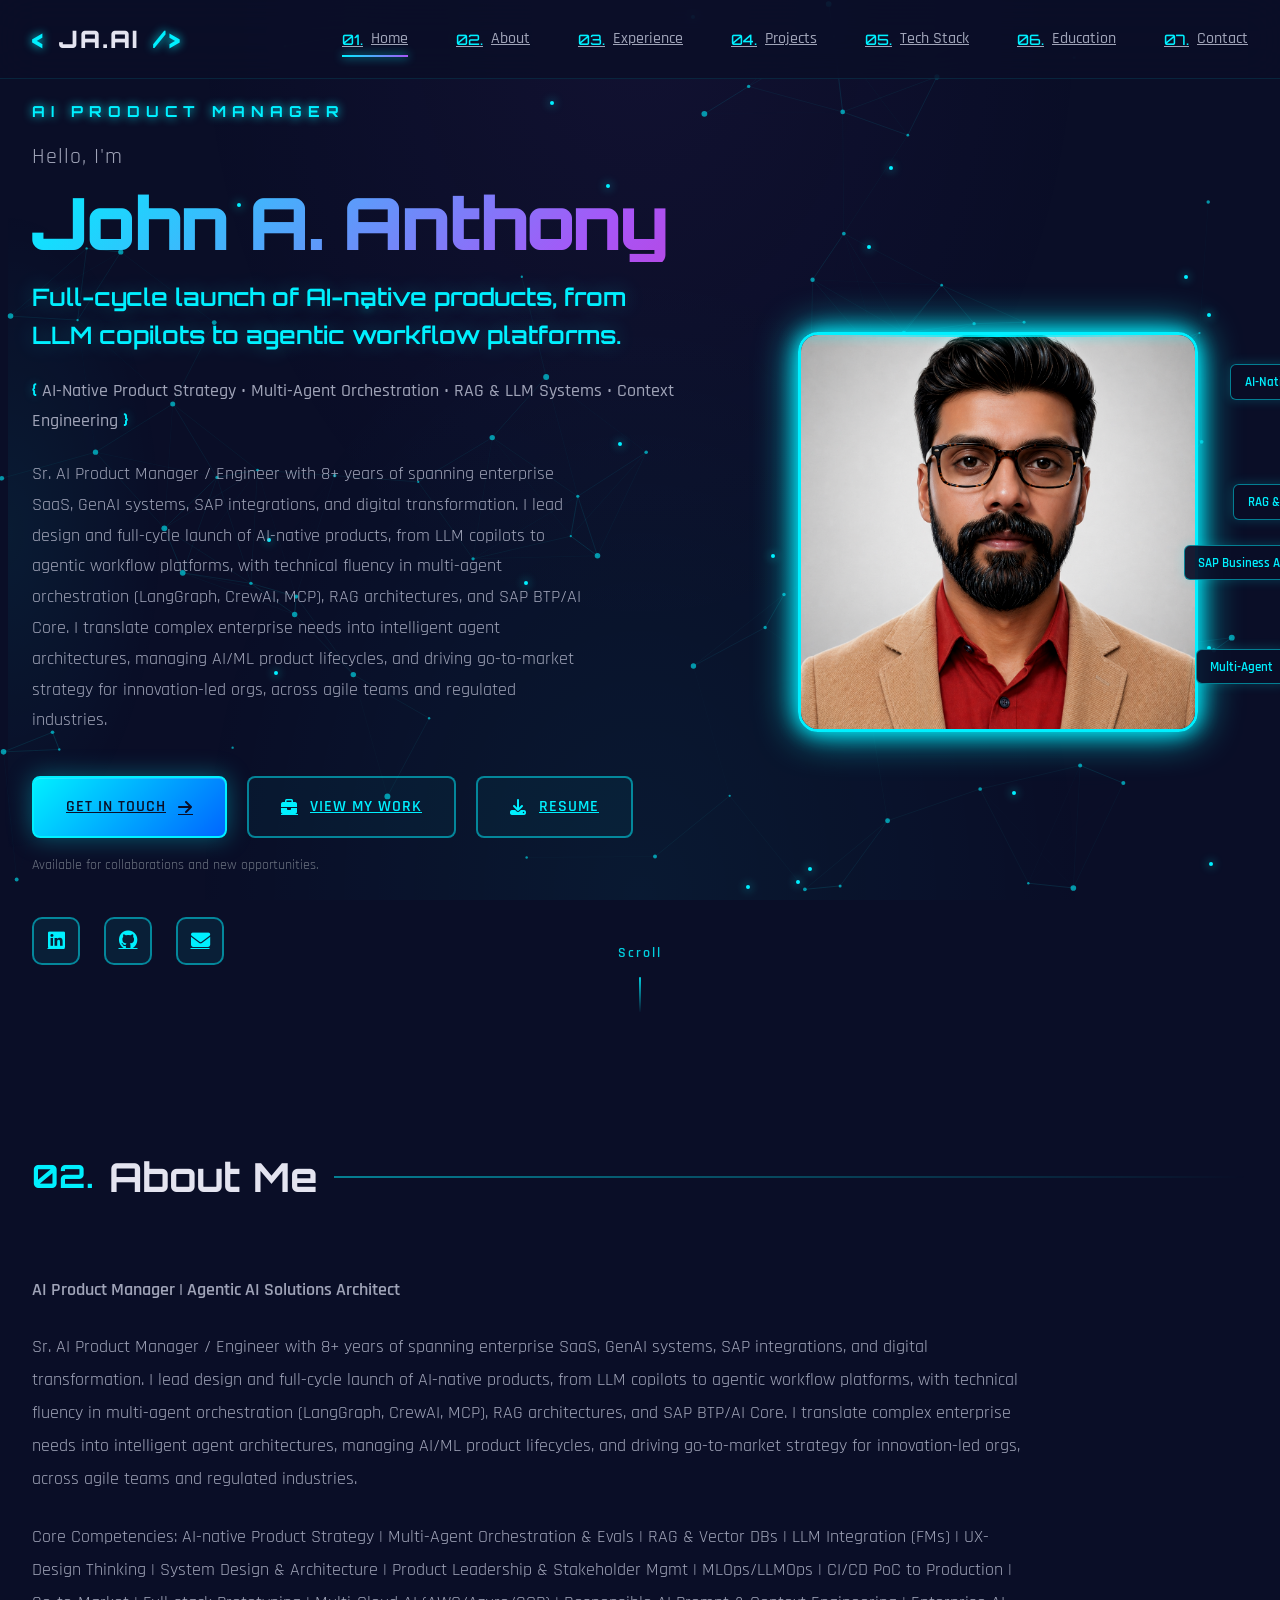
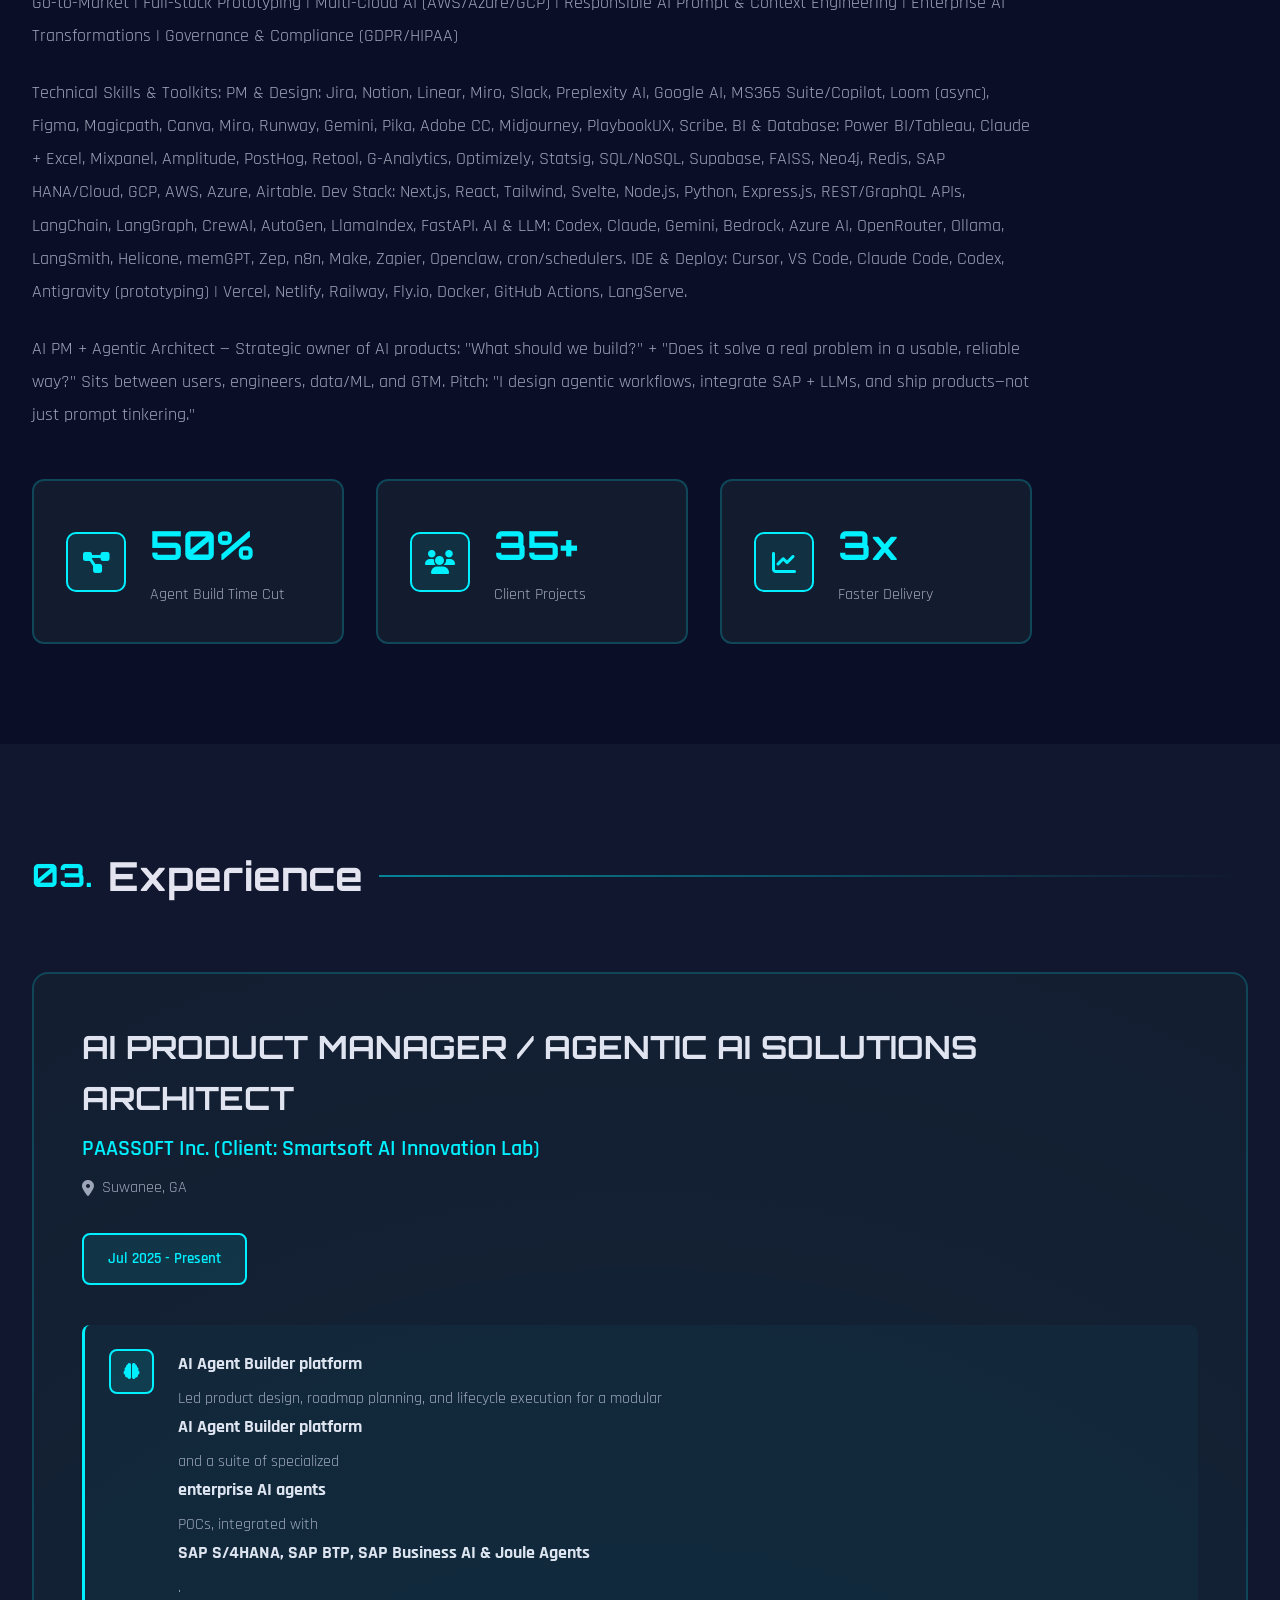
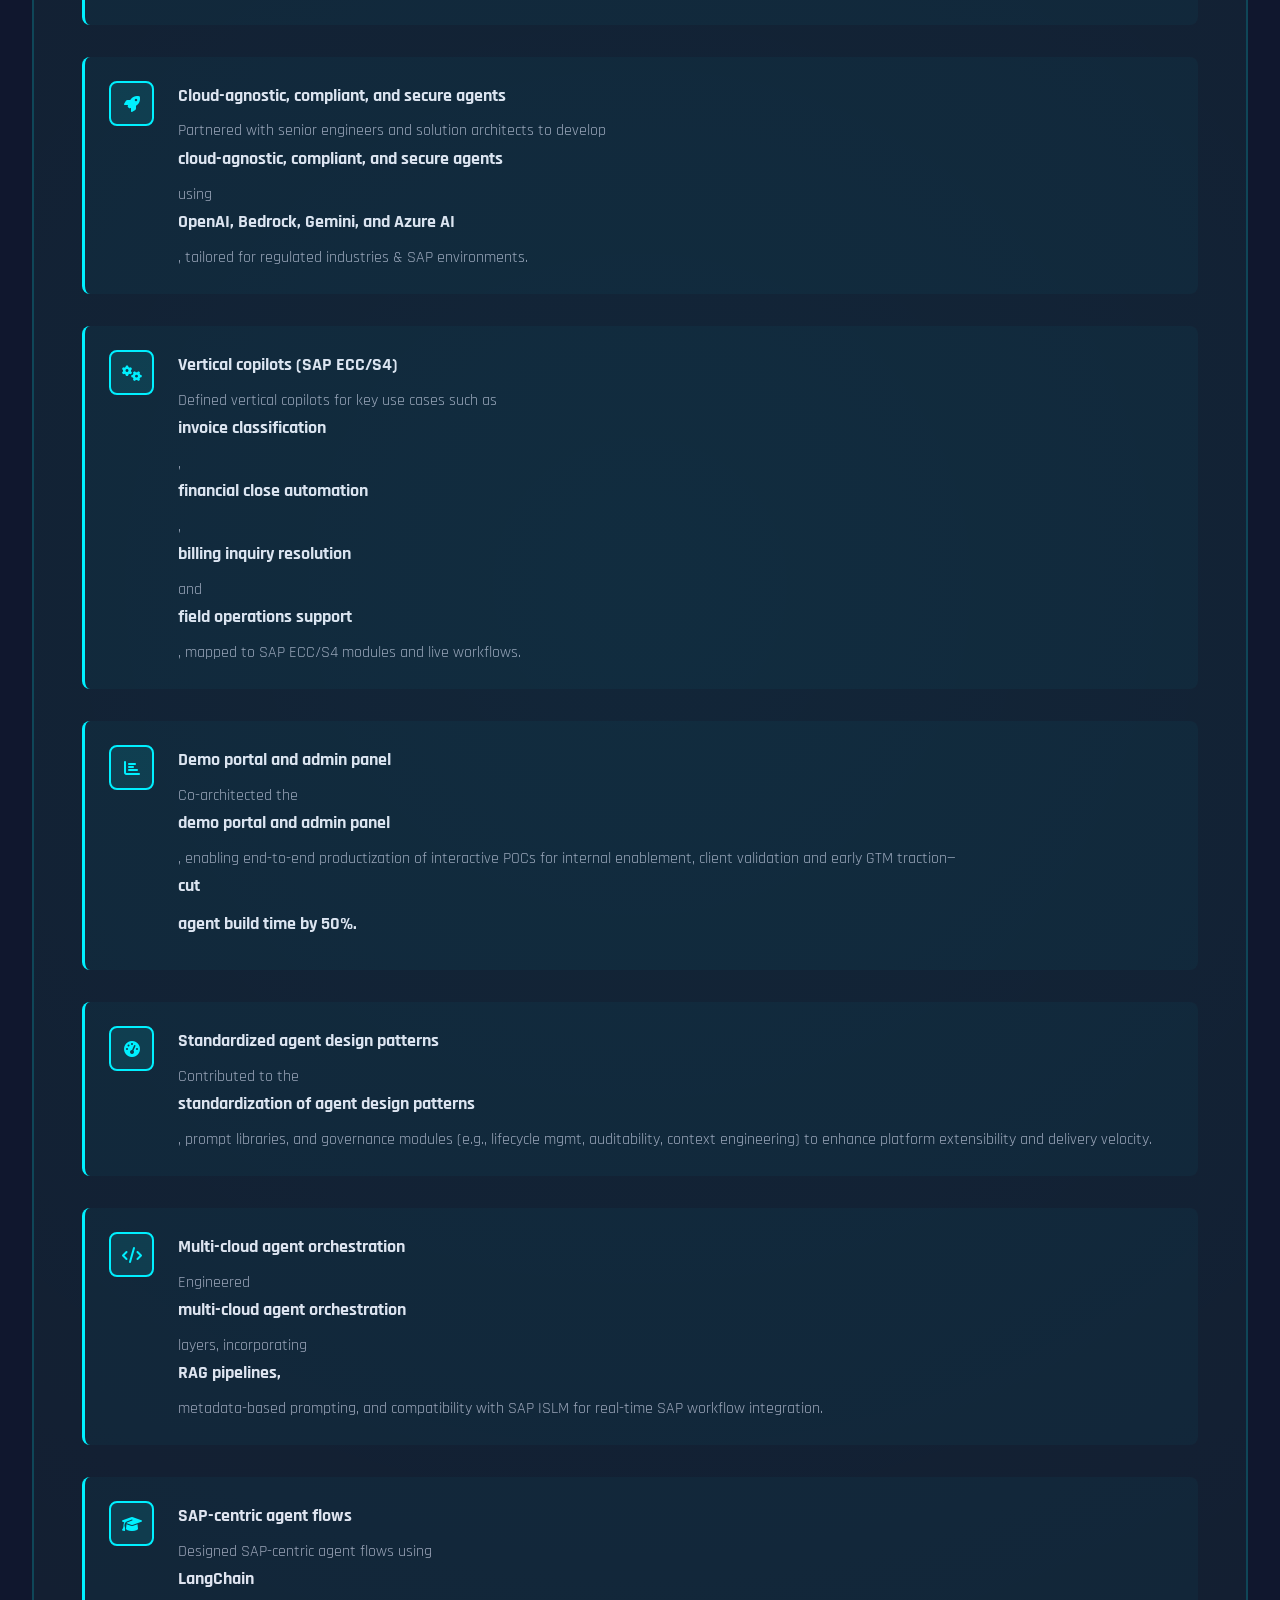
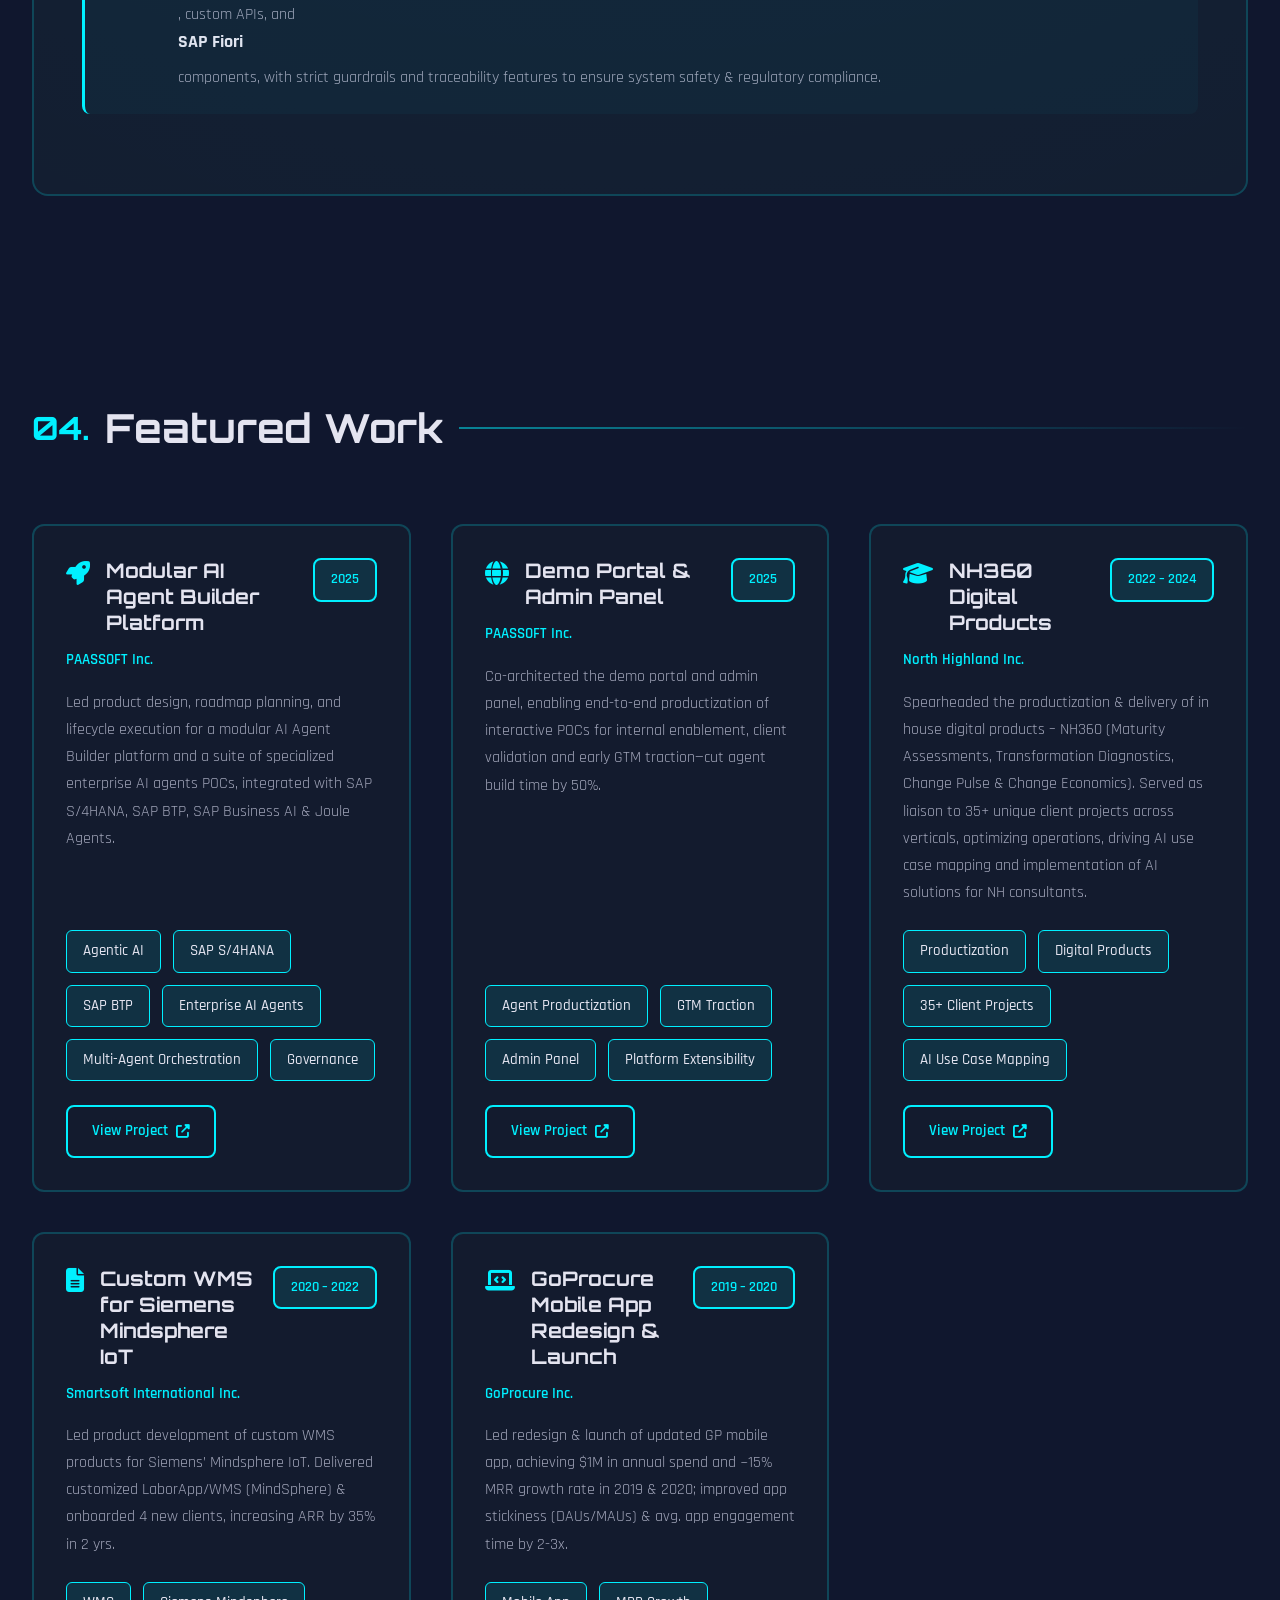
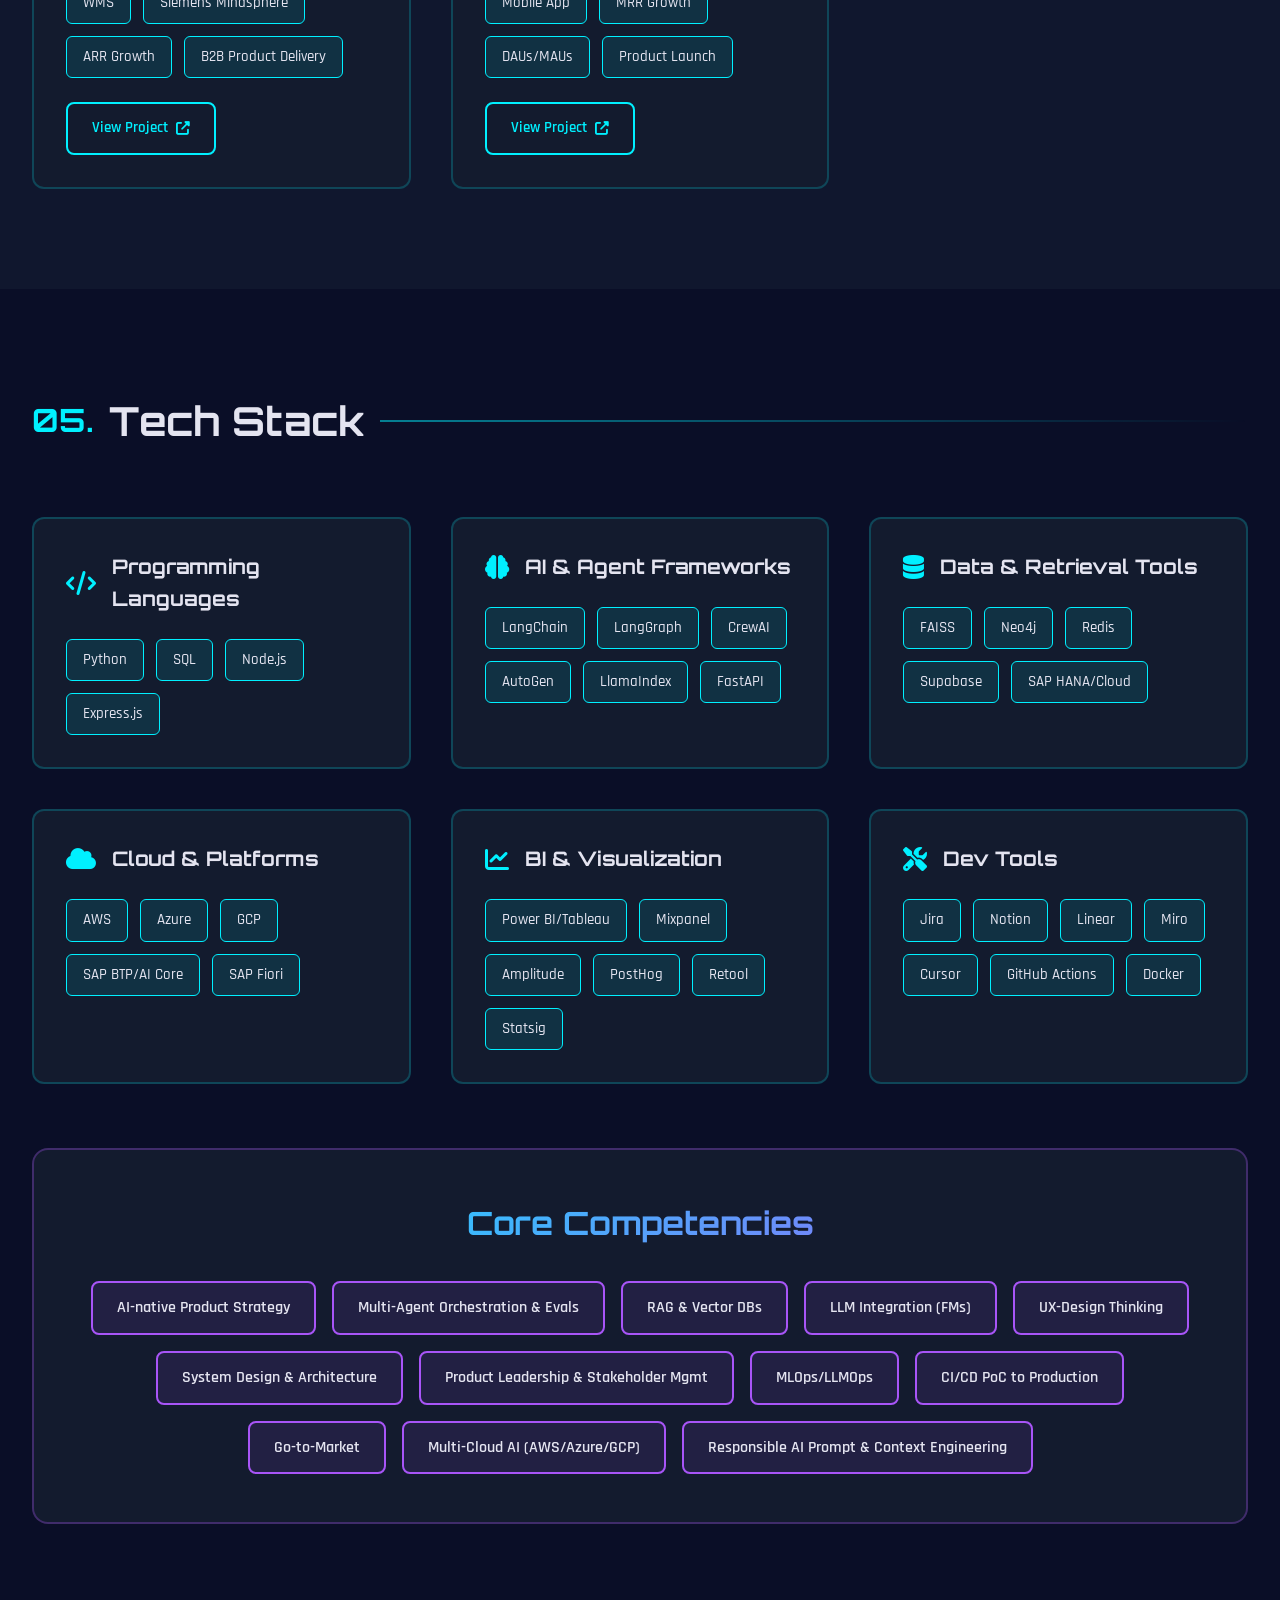
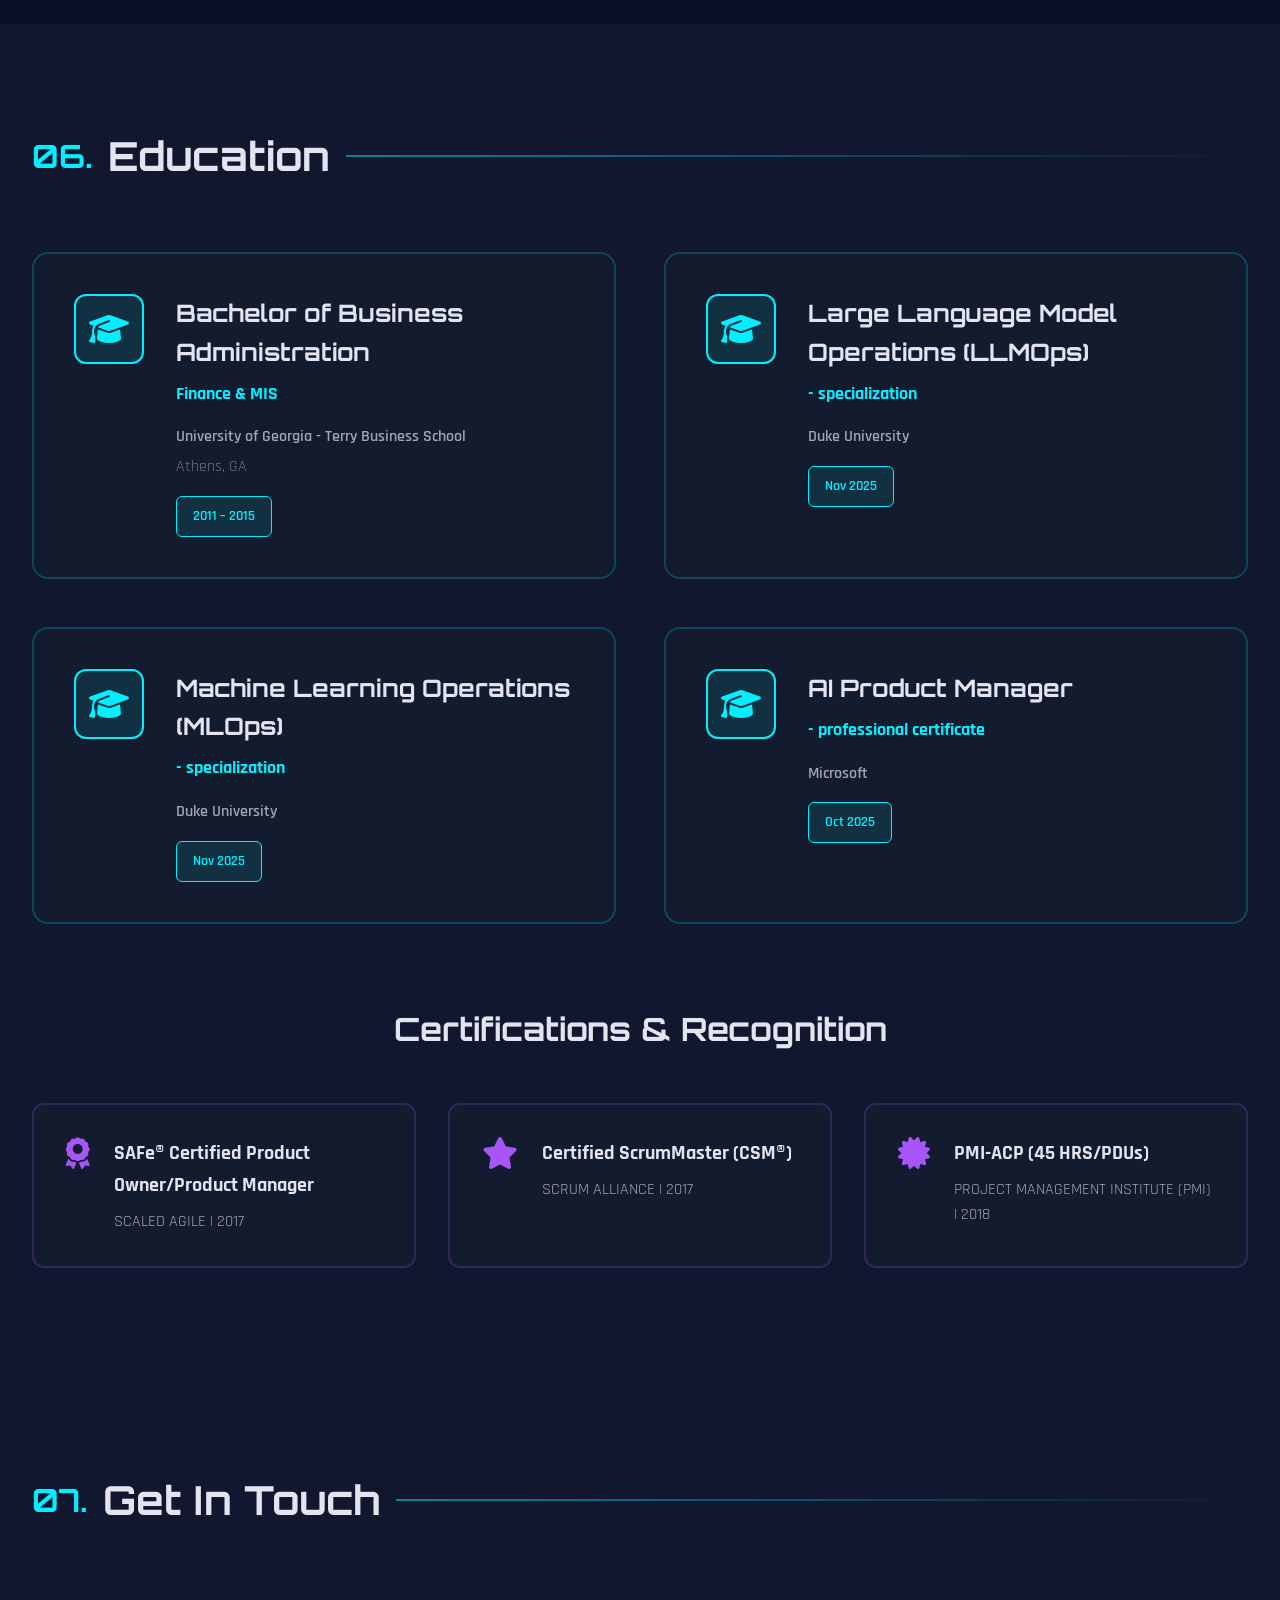
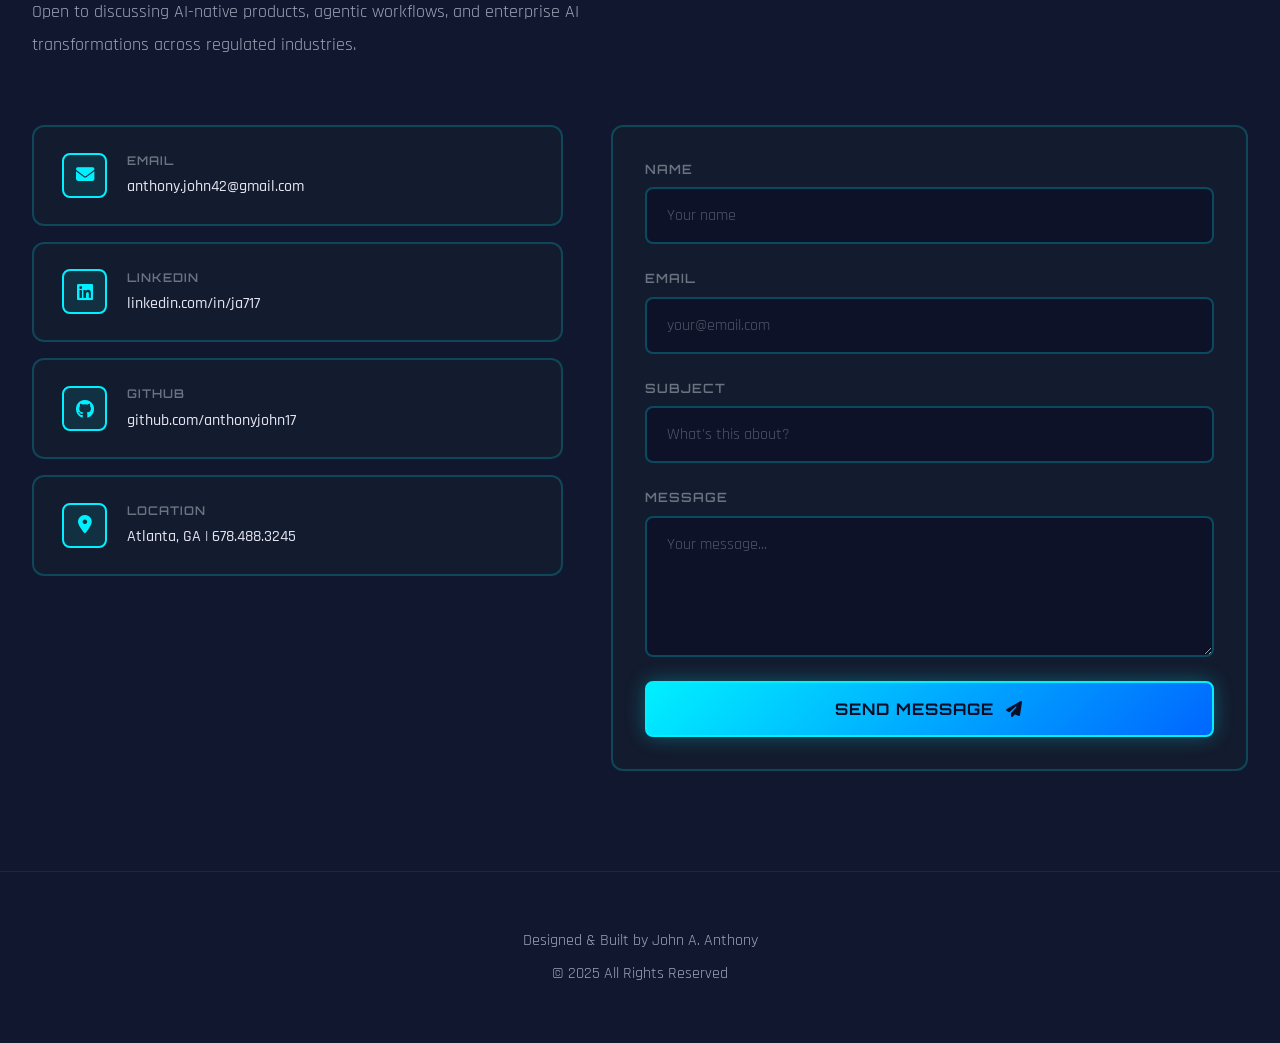
<file: index.html>
<!DOCTYPE html>
<html lang="en">
<head>
    <meta charset="UTF-8">
    <meta name="viewport" content="width=device-width, initial-scale=1.0">
    <meta name="description" content="John A. Anthony - AI Product Manager & Agentic AI Solutions Architect">
    <title>John A. Anthony | AI Product Manager</title>
    <link rel="stylesheet" href="styles.css">
    <link rel="stylesheet" href="https://cdnjs.cloudflare.com/ajax/libs/font-awesome/6.4.0/css/all.min.css">
</head>
<body>
    <!-- Animated Background -->
    <div class="background-animation">
        <div class="neural-network"></div>
        <canvas id="particleCanvas"></canvas>
    </div>

    <!-- Navigation -->
    <nav class="navbar" id="navbar">
        <div class="nav-container">
            <div class="nav-logo">
                <span class="logo-brackets">&lt;</span>
                <span class="logo-name">JA.AI</span>
                <span class="logo-brackets">/&gt;</span>
            </div>
            <button class="nav-toggle" id="navToggle">
                <span></span>
                <span></span>
                <span></span>
            </button>
            <ul class="nav-menu" id="navMenu">
                <li><a href="#home" class="nav-link"><span>01.</span> Home</a></li>
                <li><a href="#about" class="nav-link"><span>02.</span> About</a></li>
                <li><a href="#experience" class="nav-link"><span>03.</span> Experience</a></li>
                <li><a href="#projects" class="nav-link"><span>04.</span> Projects</a></li>
                <li><a href="#skills" class="nav-link"><span>05.</span> Tech Stack</a></li>
                <li><a href="#education" class="nav-link"><span>06.</span> Education</a></li>
                <li><a href="#contact" class="nav-link"><span>07.</span> Contact</a></li>
            </ul>
        </div>
    </nav>

    <!-- Hero Section -->
    <section id="home" class="hero">
        <div class="hero-content">
            <div class="hero-text">
                <div class="glitch-wrapper">
                    <div class="glitch-text" data-text="AI PRODUCT MANAGER">AI PRODUCT MANAGER</div>
                </div>
                <h1 class="hero-title">
                    <span class="typing-text">Hello, I'm</span>
                    <span class="hero-name">John A. Anthony</span>
                </h1>
                <p class="hero-punchline">Full-cycle launch of AI-native products, from LLM copilots to agentic workflow platforms.</p>
                <p class="hero-tagline">
                    <span class="code-bracket">{</span>
                    AI-Native Product Strategy • Multi-Agent Orchestration • RAG & LLM Systems • Context Engineering
                    <span class="code-bracket">}</span>
                </p>
                <p class="hero-description">
                    Sr. AI Product Manager / Engineer with 8+ years of spanning enterprise SaaS, GenAI systems, SAP integrations, and digital transformation.
                    I lead design and full-cycle launch of AI-native products, from LLM copilots to agentic workflow platforms, with technical fluency in multi-agent orchestration (LangGraph, CrewAI, MCP), RAG architectures, and SAP BTP/AI Core.
                    I translate complex enterprise needs into intelligent agent architectures, managing AI/ML product lifecycles, and driving go-to-market strategy for innovation-led orgs, across agile teams and regulated industries.
                </p>
                <div class="hero-cta">
                    <a href="#contact" class="btn btn-primary">
                        <span>Get In Touch</span>
                        <i class="fas fa-arrow-right"></i>
                    </a>
                    <a href="#projects" class="btn btn-secondary">
                        <i class="fas fa-briefcase"></i>
                        <span>View my work</span>
                    </a>
                    <a href="ja-profile/ja-ai-pm-architect-resume-2026.pdf" download class="btn btn-secondary">
                        <i class="fas fa-download"></i>
                        <span>Resume</span>
                    </a>
                </div>
                <p class="hero-cta-hint">Available for collaborations and new opportunities. </p>
                <div class="hero-social">
                    <a href="https://www.linkedin.com/in/ja717/" target="_blank" rel="noopener noreferrer" class="social-link">
                        <i class="fab fa-linkedin"></i>
                    </a>
                    <a href="https://github.com/anthonyjohn17" target="_blank" rel="noopener noreferrer" class="social-link">
                        <i class="fab fa-github"></i>
                    </a>
                    <a href="mailto:anthony.john42@gmail.com" class="social-link">
                        <i class="fas fa-envelope"></i>
                    </a>
                </div>
            </div>
            <div class="hero-visual">
                <div class="profile-container">
                    <div class="profile-frame">
                        <img src="pro-pic.png" alt="John A. Anthony" class="profile-img">
                        <div class="scan-line"></div>
                    </div>
                    <div class="floating-labels">
                        <div class="label label-1">AI-Native</div>
                        <div class="label label-2">Multi-Agent</div>
                        <div class="label label-3">RAG &amp; LLM</div>
                        <div class="label label-4">SAP Business AI</div>
                    </div>
                </div>
            </div>
        </div>
        <div class="scroll-down">
            <span>Scroll</span>
            <div class="scroll-line"></div>
        </div>
    </section>

    <!-- About Section -->
    <section id="about" class="about section">
        <div class="container">
            <h2 class="section-title">
                <span class="title-number">02.</span>
                <span class="title-text">About Me</span>
                <span class="title-line"></span>
            </h2>
            <div class="about-content">
                <div class="about-text">
                    <p class="highlight-text">
                        AI Product Manager | Agentic AI Solutions Architect
                    </p>
                    <p>
                        Sr. AI Product Manager / Engineer with 8+ years of spanning enterprise SaaS, GenAI systems, SAP integrations, and digital transformation.
                        I lead design and full-cycle launch of AI-native products, from LLM copilots to agentic workflow platforms, with technical fluency in multi-agent orchestration (LangGraph, CrewAI, MCP), RAG architectures, and SAP BTP/AI Core.
                        I translate complex enterprise needs into intelligent agent architectures, managing AI/ML product lifecycles, and driving go-to-market strategy for innovation-led orgs, across agile teams and regulated industries.
                    </p>
                    <p>
                        Core Competencies: AI-native Product Strategy | Multi-Agent Orchestration &amp; Evals | RAG &amp; Vector DBs | LLM Integration (FMs) | UX-Design Thinking | System Design &amp; Architecture | Product Leadership &amp; Stakeholder Mgmt | MLOps/LLMOps | CI/CD PoC to Production | Go-to-Market | Full-stack Prototyping | Multi-Cloud AI (AWS/Azure/GCP) | Responsible AI Prompt &amp; Context Engineering | Enterprise AI Transformations | Governance &amp; Compliance (GDPR/HIPAA)
                    </p>
                    <p>
                        Technical Skills &amp; Toolkits: PM &amp; Design: Jira, Notion, Linear, Miro, Slack, Preplexity AI, Google AI, MS365 Suite/Copilot, Loom (async), Figma, Magicpath, Canva, Miro, Runway, Gemini, Pika, Adobe CC, Midjourney, PlaybookUX, Scribe.
                        BI &amp; Database: Power BI/Tableau, Claude + Excel, Mixpanel, Amplitude, PostHog, Retool, G-Analytics, Optimizely, Statsig, SQL/NoSQL, Supabase, FAISS, Neo4j, Redis, SAP HANA/Cloud, GCP, AWS, Azure, Airtable.
                        Dev Stack: Next.js, React, Tailwind, Svelte, Node.js, Python, Express.js, REST/GraphQL APIs, LangChain, LangGraph, CrewAI, AutoGen, LlamaIndex, FastAPI.
                        AI &amp; LLM: Codex, Claude, Gemini, Bedrock, Azure AI, OpenRouter, Ollama, LangSmith, Helicone, memGPT, Zep, n8n, Make, Zapier, Openclaw, cron/schedulers.
                        IDE &amp; Deploy: Cursor, VS Code, Claude Code, Codex, Antigravity (prototyping) | Vercel, Netlify, Railway, Fly.io, Docker, GitHub Actions, LangServe.
                    </p>
                    <p>
                        AI PM + Agentic Architect — Strategic owner of AI products: "What should we build?" + "Does it solve a real problem in a usable, reliable way?" Sits between users, engineers, data/ML, and GTM.
                        Pitch: "I design agentic workflows, integrate SAP + LLMs, and ship products—not just prompt tinkering."
                    </p>
                    <div class="stats-grid">
                        <div class="stat-card">
                            <div class="stat-icon">
                                <i class="fas fa-project-diagram"></i>
                            </div>
                            <div class="stat-content">
                                <h3>50%</h3>
                                <p>Agent Build Time Cut</p>
                            </div>
                        </div>
                        <div class="stat-card">
                            <div class="stat-icon">
                                <i class="fas fa-users"></i>
                            </div>
                            <div class="stat-content">
                                <h3>35+</h3>
                                <p>Client Projects</p>
                            </div>
                        </div>
                        <div class="stat-card">
                            <div class="stat-icon">
                                <i class="fas fa-chart-line"></i>
                            </div>
                            <div class="stat-content">
                                <h3>3x</h3>
                                <p>Faster Delivery</p>
                            </div>
                        </div>
                    </div>
                </div>
            </div>
        </div>
    </section>

    <!-- Experience Section -->
    <section id="experience" class="experience section">
        <div class="container">
            <h2 class="section-title">
                <span class="title-number">03.</span>
                <span class="title-text">Experience</span>
                <span class="title-line"></span>
            </h2>
            <div class="experience-container">
                <div class="experience-card">
                    <div class="card-glow"></div>
                    <div class="card-header">
                        <div>
                                <h3>AI PRODUCT MANAGER / AGENTIC AI SOLUTIONS ARCHITECT</h3>
                                <h4 class="company">PAASSOFT Inc. (Client: Smartsoft AI Innovation Lab)</h4>
                                <p class="location"><i class="fas fa-map-marker-alt"></i> Suwanee, GA</p>
                        </div>
                            <span class="date-badge">Jul 2025 - Present</span>
                    </div>
                    <div class="card-content">
                        <div class="achievement">
                            <div class="achievement-icon">
                                <i class="fas fa-brain"></i>
                            </div>
                            <div class="achievement-text">
                                    <strong>AI Agent Builder platform</strong>
                                    <p>Led product design, roadmap planning, and lifecycle execution for a modular <strong>AI Agent Builder platform</strong> and a suite of specialized <strong>enterprise AI agents</strong> POCs, integrated with <strong>SAP S/4HANA, SAP BTP, SAP Business AI &amp; Joule Agents</strong>.</p>
                            </div>
                        </div>
                        <div class="achievement">
                            <div class="achievement-icon">
                                <i class="fas fa-rocket"></i>
                            </div>
                            <div class="achievement-text">
                                    <strong>Cloud-agnostic, compliant, and secure agents</strong>
                                    <p>Partnered with senior engineers and solution architects to develop <strong>cloud-agnostic, compliant, and secure agents</strong> using <strong>OpenAI, Bedrock, Gemini, and Azure AI</strong>, tailored for regulated industries &amp; SAP environments.</p>
                            </div>
                        </div>
                        <div class="achievement">
                            <div class="achievement-icon">
                                <i class="fas fa-cogs"></i>
                            </div>
                            <div class="achievement-text">
                                    <strong>Vertical copilots (SAP ECC/S4)</strong>
                                    <p>Defined vertical copilots for key use cases such as <strong>invoice classification</strong>, <strong>financial close automation</strong>, <strong>billing inquiry resolution</strong> and <strong>field operations support</strong>, mapped to SAP ECC/S4 modules and live workflows.</p>
                            </div>
                        </div>
                        <div class="achievement">
                            <div class="achievement-icon">
                                <i class="fas fa-chart-bar"></i>
                            </div>
                            <div class="achievement-text">
                                    <strong>Demo portal and admin panel</strong>
                                    <p>Co-architected the <strong>demo portal and admin panel</strong>, enabling end-to-end productization of interactive POCs for internal enablement, client validation and early GTM traction—<strong>cut</strong> <strong>agent build time by 50%.</strong></p>
                            </div>
                        </div>
                        <div class="achievement">
                            <div class="achievement-icon">
                                <i class="fas fa-tachometer-alt"></i>
                            </div>
                            <div class="achievement-text">
                                    <strong>Standardized agent design patterns</strong>
                                    <p>Contributed to the <strong>standardization of agent design patterns</strong>, prompt libraries, and governance modules (e.g., lifecycle mgmt, auditability, context engineering) to enhance platform extensibility and delivery velocity.</p>
                            </div>
                        </div>
                        <div class="achievement">
                            <div class="achievement-icon">
                                <i class="fas fa-code"></i>
                            </div>
                            <div class="achievement-text">
                                    <strong>Multi-cloud agent orchestration</strong>
                                    <p>Engineered <strong>multi-cloud agent orchestration</strong> layers, incorporating <strong>RAG pipelines,</strong> metadata-based prompting, and compatibility with SAP ISLM for real-time SAP workflow integration.</p>
                            </div>
                        </div>
                        <div class="achievement">
                            <div class="achievement-icon">
                                <i class="fas fa-graduation-cap"></i>
                            </div>
                            <div class="achievement-text">
                                    <strong>SAP-centric agent flows</strong>
                                    <p>Designed SAP-centric agent flows using <strong>LangChain</strong>, custom APIs, and <strong>SAP Fiori</strong> components, with strict guardrails and traceability features to ensure system safety &amp; regulatory compliance.</p>
                            </div>
                        </div>
                    </div>
                </div>
            </div>
        </div>
    </section>

    <!-- Projects Section -->
    <section id="projects" class="projects section">
        <div class="container">
            <h2 class="section-title">
                <span class="title-number">04.</span>
                <span class="title-text">Featured Work</span>
                <span class="title-line"></span>
            </h2>
            <div class="projects-grid">
                <div class="project-card">
                    <div class="project-header">
                        <i class="fas fa-rocket project-icon"></i>
                        <h3>Modular AI Agent Builder Platform</h3>
                        <span class="project-year">2025</span>
                    </div>
                    <p class="project-org">PAASSOFT Inc.</p>
                    <p class="project-desc">
                        Led product design, roadmap planning, and lifecycle execution for a modular AI Agent Builder platform and a suite of specialized enterprise AI agents POCs, integrated with SAP S/4HANA, SAP BTP, SAP Business AI &amp; Joule Agents.
                    </p>
                    <div class="project-tags">
                        <span class="project-tag">Agentic AI</span>
                        <span class="project-tag">SAP S/4HANA</span>
                        <span class="project-tag">SAP BTP</span>
                        <span class="project-tag">Enterprise AI Agents</span>
                        <span class="project-tag">Multi-Agent Orchestration</span>
                        <span class="project-tag">Governance</span>
                    </div>
                    <a href="#contact" class="project-link">
                        View Project <i class="fas fa-external-link-alt"></i>
                    </a>
                </div>

                <div class="project-card">
                    <div class="project-header">
                        <i class="fas fa-globe project-icon"></i>
                        <h3>Demo Portal &amp; Admin Panel</h3>
                        <span class="project-year">2025</span>
                    </div>
                    <p class="project-org">PAASSOFT Inc.</p>
                    <p class="project-desc">
                        Co-architected the demo portal and admin panel, enabling end-to-end productization of interactive POCs for internal enablement, client validation and early GTM traction—cut agent build time by 50%.
                    </p>
                    <div class="project-tags">
                        <span class="project-tag">Agent Productization</span>
                        <span class="project-tag">GTM Traction</span>
                        <span class="project-tag">Admin Panel</span>
                        <span class="project-tag">Platform Extensibility</span>
                    </div>
                    <a href="#contact" class="project-link">
                        View Project <i class="fas fa-external-link-alt"></i>
                    </a>
                </div>

                <div class="project-card">
                    <div class="project-header">
                        <i class="fas fa-graduation-cap project-icon"></i>
                        <h3>NH360 Digital Products</h3>
                        <span class="project-year">2022 – 2024</span>
                    </div>
                    <p class="project-org">North Highland Inc.</p>
                    <p class="project-desc">
                        Spearheaded the productization &amp; delivery of in house digital products – NH360 (Maturity Assessments, Transformation Diagnostics, Change Pulse &amp; Change Economics). Served as liaison to 35+ unique client projects across verticals, optimizing operations, driving AI use case mapping and implementation of AI solutions for NH consultants.
                    </p>
                    <div class="project-tags">
                        <span class="project-tag">Productization</span>
                        <span class="project-tag">Digital Products</span>
                        <span class="project-tag">35+ Client Projects</span>
                        <span class="project-tag">AI Use Case Mapping</span>
                    </div>
                    <a href="#contact" class="project-link">
                        View Project <i class="fas fa-external-link-alt"></i>
                    </a>
                </div>

                <div class="project-card">
                    <div class="project-header">
                        <i class="fas fa-file-alt project-icon"></i>
                        <h3>Custom WMS for Siemens Mindsphere IoT</h3>
                        <span class="project-year">2020 – 2022</span>
                    </div>
                    <p class="project-org">Smartsoft International Inc.</p>
                    <p class="project-desc">
                        Led product development of custom WMS products for Siemens’ Mindsphere IoT. Delivered customized LaborApp/WMS (MindSphere) &amp; onboarded 4 new clients, increasing ARR by 35% in 2 yrs.
                    </p>
                    <div class="project-tags">
                        <span class="project-tag">WMS</span>
                        <span class="project-tag">Siemens Mindsphere</span>
                        <span class="project-tag">ARR Growth</span>
                        <span class="project-tag">B2B Product Delivery</span>
                    </div>
                    <a href="#contact" class="project-link">
                        View Project <i class="fas fa-external-link-alt"></i>
                    </a>
                </div>

                <div class="project-card">
                    <div class="project-header">
                        <i class="fas fa-laptop-code project-icon"></i>
                        <h3>GoProcure Mobile App Redesign &amp; Launch</h3>
                        <span class="project-year">2019 – 2020</span>
                    </div>
                    <p class="project-org">GoProcure Inc.</p>
                    <p class="project-desc">
                        Led redesign &amp; launch of updated GP mobile app, achieving $1M in annual spend and ~15% MRR growth rate in 2019 &amp; 2020; improved app stickiness (DAUs/MAUs) &amp; avg. app engagement time by 2-3x.
                    </p>
                    <div class="project-tags">
                        <span class="project-tag">Mobile App</span>
                        <span class="project-tag">MRR Growth</span>
                        <span class="project-tag">DAUs/MAUs</span>
                        <span class="project-tag">Product Launch</span>
                    </div>
                    <a href="#contact" class="project-link">
                        View Project <i class="fas fa-external-link-alt"></i>
                    </a>
                </div>
            </div>
        </div>
    </section>

    <!-- Skills Section -->
    <section id="skills" class="skills section">
        <div class="container">
            <h2 class="section-title">
                <span class="title-number">05.</span>
                <span class="title-text">Tech Stack</span>
                <span class="title-line"></span>
            </h2>
            <div class="skills-content">
                <div class="skill-category">
                    <div class="category-header">
                        <i class="fas fa-code"></i>
                        <h3>Programming Languages</h3>
                    </div>
                    <div class="skill-items">
                        <div class="skill-chip">Python</div>
                        <div class="skill-chip">SQL</div>
                            <div class="skill-chip">Node.js</div>
                            <div class="skill-chip">Express.js</div>
                    </div>
                </div>

                <div class="skill-category">
                    <div class="category-header">
                        <i class="fas fa-brain"></i>
                            <h3>AI & Agent Frameworks</h3>
                    </div>
                    <div class="skill-items">
                            <div class="skill-chip">LangChain</div>
                            <div class="skill-chip">LangGraph</div>
                            <div class="skill-chip">CrewAI</div>
                            <div class="skill-chip">AutoGen</div>
                            <div class="skill-chip">LlamaIndex</div>
                            <div class="skill-chip">FastAPI</div>
                    </div>
                </div>

                <div class="skill-category">
                    <div class="category-header">
                        <i class="fas fa-database"></i>
                            <h3>Data & Retrieval Tools</h3>
                    </div>
                    <div class="skill-items">
                            <div class="skill-chip">FAISS</div>
                            <div class="skill-chip">Neo4j</div>
                            <div class="skill-chip">Redis</div>
                            <div class="skill-chip">Supabase</div>
                            <div class="skill-chip">SAP HANA/Cloud</div>
                    </div>
                </div>

                <div class="skill-category">
                    <div class="category-header">
                        <i class="fas fa-cloud"></i>
                        <h3>Cloud & Platforms</h3>
                    </div>
                    <div class="skill-items">
                        <div class="skill-chip">AWS</div>
                            <div class="skill-chip">Azure</div>
                            <div class="skill-chip">GCP</div>
                            <div class="skill-chip">SAP BTP/AI Core</div>
                            <div class="skill-chip">SAP Fiori</div>
                    </div>
                </div>

                <div class="skill-category">
                    <div class="category-header">
                        <i class="fas fa-chart-line"></i>
                        <h3>BI & Visualization</h3>
                    </div>
                    <div class="skill-items">
                            <div class="skill-chip">Power BI/Tableau</div>
                            <div class="skill-chip">Mixpanel</div>
                            <div class="skill-chip">Amplitude</div>
                            <div class="skill-chip">PostHog</div>
                            <div class="skill-chip">Retool</div>
                            <div class="skill-chip">Statsig</div>
                    </div>
                </div>

                <div class="skill-category">
                    <div class="category-header">
                        <i class="fas fa-tools"></i>
                        <h3>Dev Tools</h3>
                    </div>
                    <div class="skill-items">
                            <div class="skill-chip">Jira</div>
                            <div class="skill-chip">Notion</div>
                            <div class="skill-chip">Linear</div>
                            <div class="skill-chip">Miro</div>
                            <div class="skill-chip">Cursor</div>
                            <div class="skill-chip">GitHub Actions</div>
                            <div class="skill-chip">Docker</div>
                    </div>
                </div>
            </div>

            <div class="core-competencies">
                <h3>Core Competencies</h3>
                <div class="competencies-grid">
                    <span class="competency-tag">AI-native Product Strategy</span>
                    <span class="competency-tag">Multi-Agent Orchestration &amp; Evals</span>
                    <span class="competency-tag">RAG &amp; Vector DBs</span>
                    <span class="competency-tag">LLM Integration (FMs)</span>
                    <span class="competency-tag">UX-Design Thinking</span>
                    <span class="competency-tag">System Design &amp; Architecture</span>
                    <span class="competency-tag">Product Leadership &amp; Stakeholder Mgmt</span>
                    <span class="competency-tag">MLOps/LLMOps</span>
                    <span class="competency-tag">CI/CD PoC to Production</span>
                    <span class="competency-tag">Go-to-Market</span>
                    <span class="competency-tag">Multi-Cloud AI (AWS/Azure/GCP)</span>
                    <span class="competency-tag">Responsible AI Prompt &amp; Context Engineering</span>
                </div>
            </div>
        </div>
    </section>

    <!-- Education Section -->
    <section id="education" class="education section">
        <div class="container">
            <h2 class="section-title">
                <span class="title-number">06.</span>
                <span class="title-text">Education</span>
                <span class="title-line"></span>
            </h2>
            <div class="education-grid">
                <div class="edu-card">
                    <div class="edu-icon">
                        <i class="fas fa-graduation-cap"></i>
                    </div>
                    <div class="edu-content">
                        <h3>Bachelor of Business Administration</h3>
                        <h4>Finance &amp; MIS</h4>
                        <p class="edu-institution">University of Georgia - Terry Business School</p>
                        <p class="edu-location">Athens, GA</p>
                        <span class="edu-date">2011 – 2015</span>
                    </div>
                </div>

                <div class="edu-card">
                    <div class="edu-icon">
                        <i class="fas fa-graduation-cap"></i>
                    </div>
                    <div class="edu-content">
                        <h3>Large Language Model Operations (LLMOps)</h3>
                        <h4>- specialization</h4>
                        <p class="edu-institution">Duke University</p>
                        <p class="edu-location"></p>
                        <span class="edu-date">Nov 2025</span>
                    </div>
                </div>

                <div class="edu-card">
                    <div class="edu-icon">
                        <i class="fas fa-graduation-cap"></i>
                    </div>
                    <div class="edu-content">
                        <h3>Machine Learning Operations (MLOps)</h3>
                        <h4>- specialization</h4>
                        <p class="edu-institution">Duke University</p>
                        <p class="edu-location"></p>
                        <span class="edu-date">Nov 2025</span>
                    </div>
                </div>

                <div class="edu-card">
                    <div class="edu-icon">
                        <i class="fas fa-graduation-cap"></i>
                    </div>
                    <div class="edu-content">
                        <h3>AI Product Manager</h3>
                        <h4>- professional certificate</h4>
                        <p class="edu-institution">Microsoft</p>
                        <p class="edu-location"></p>
                        <span class="edu-date">Oct 2025</span>
                    </div>
                </div>
            </div>

            <div class="awards-section">
                <h3 class="awards-title">Certifications & Recognition</h3>
                <div class="awards-grid">
                    <div class="award-item">
                        <i class="fas fa-award"></i>
                        <div>
                            <h4>SAFe® Certified Product Owner/Product Manager</h4>
                            <p>SCALED AGILE | 2017</p>
                        </div>
                    </div>
                    <div class="award-item">
                        <i class="fas fa-star"></i>
                        <div>
                            <h4>Certified ScrumMaster (CSM®)</h4>
                            <p>SCRUM ALLIANCE | 2017</p>
                        </div>
                    </div>
                    <div class="award-item">
                        <i class="fas fa-certificate"></i>
                        <div>
                            <h4>PMI-ACP (45 HRS/PDUs)</h4>
                            <p>PROJECT MANAGEMENT INSTITUTE (PMI) | 2018</p>
                        </div>
                    </div>
                </div>
            </div>
        </div>
    </section>

    <!-- Contact Section -->
    <section id="contact" class="contact section">
        <div class="container">
            <h2 class="section-title">
                <span class="title-number">07.</span>
                <span class="title-text">Get In Touch</span>
                <span class="title-line"></span>
            </h2>
            <p class="contact-intro">
                Open to discussing AI-native products, agentic workflows, and enterprise AI transformations across regulated industries.
            </p>
            <div class="contact-layout">
                <div class="contact-info">
                    <a href="mailto:anthony.john42@gmail.com" class="contact-info-card">
                        <div class="contact-info-icon">
                            <i class="fas fa-envelope"></i>
                        </div>
                        <div class="contact-info-text">
                            <span class="contact-info-label">Email</span>
                            <span class="contact-info-value">anthony.john42@gmail.com</span>
                        </div>
                    </a>
                    <a href="https://www.linkedin.com/in/ja717/" target="_blank" rel="noopener noreferrer" class="contact-info-card">
                        <div class="contact-info-icon">
                            <i class="fab fa-linkedin"></i>
                        </div>
                        <div class="contact-info-text">
                            <span class="contact-info-label">LinkedIn</span>
                            <span class="contact-info-value">linkedin.com/in/ja717</span>
                        </div>
                    </a>
                    <a href="https://github.com/anthonyjohn17" target="_blank" rel="noopener noreferrer" class="contact-info-card">
                        <div class="contact-info-icon">
                            <i class="fab fa-github"></i>
                        </div>
                        <div class="contact-info-text">
                            <span class="contact-info-label">GitHub</span>
                            <span class="contact-info-value">github.com/anthonyjohn17</span>
                        </div>
                    </a>
                    <div class="contact-info-card contact-info-card-static">
                        <div class="contact-info-icon">
                            <i class="fas fa-map-marker-alt"></i>
                        </div>
                        <div class="contact-info-text">
                            <span class="contact-info-label">Location</span>
                            <span class="contact-info-value">Atlanta, GA | 678.488.3245</span>
                        </div>
                    </div>
                </div>
                <div class="contact-form-wrap">
                    <form class="contact-form" id="contactForm" action="https://formspree.io/f/xkojdjzy" method="POST">
                        <div class="form-group">
                            <label for="contact-name">Name</label>
                            <input type="text" id="contact-name" name="name" required placeholder="Your name">
                        </div>
                        <div class="form-group">
                            <label for="contact-email">Email</label>
                            <input type="email" id="contact-email" name="email" required placeholder="your@email.com">
                            <input type="hidden" name="_replyto" id="contact-replyto">
                        </div>
                        <div class="form-group">
                            <label for="contact-subject">Subject</label>
                            <input type="text" id="contact-subject" name="subject" placeholder="What's this about?">
                        </div>
                        <div class="form-group">
                            <label for="contact-message">Message</label>
                            <textarea id="contact-message" name="message" rows="5" required placeholder="Your message..."></textarea>
                        </div>
                        <button type="submit" class="contact-submit">
                            <span>Send Message</span>
                            <i class="fas fa-paper-plane"></i>
                        </button>
                    </form>
                </div>
            </div>
        </div>
    </section>

    <!-- Footer -->
    <footer class="footer">
        <div class="container">
            <p>Designed & Built by John A. Anthony</p>
            <p>&copy; 2025 All Rights Reserved</p>
        </div>
    </footer>

    <script src="script.js"></script>
</body>
</html>
</file>
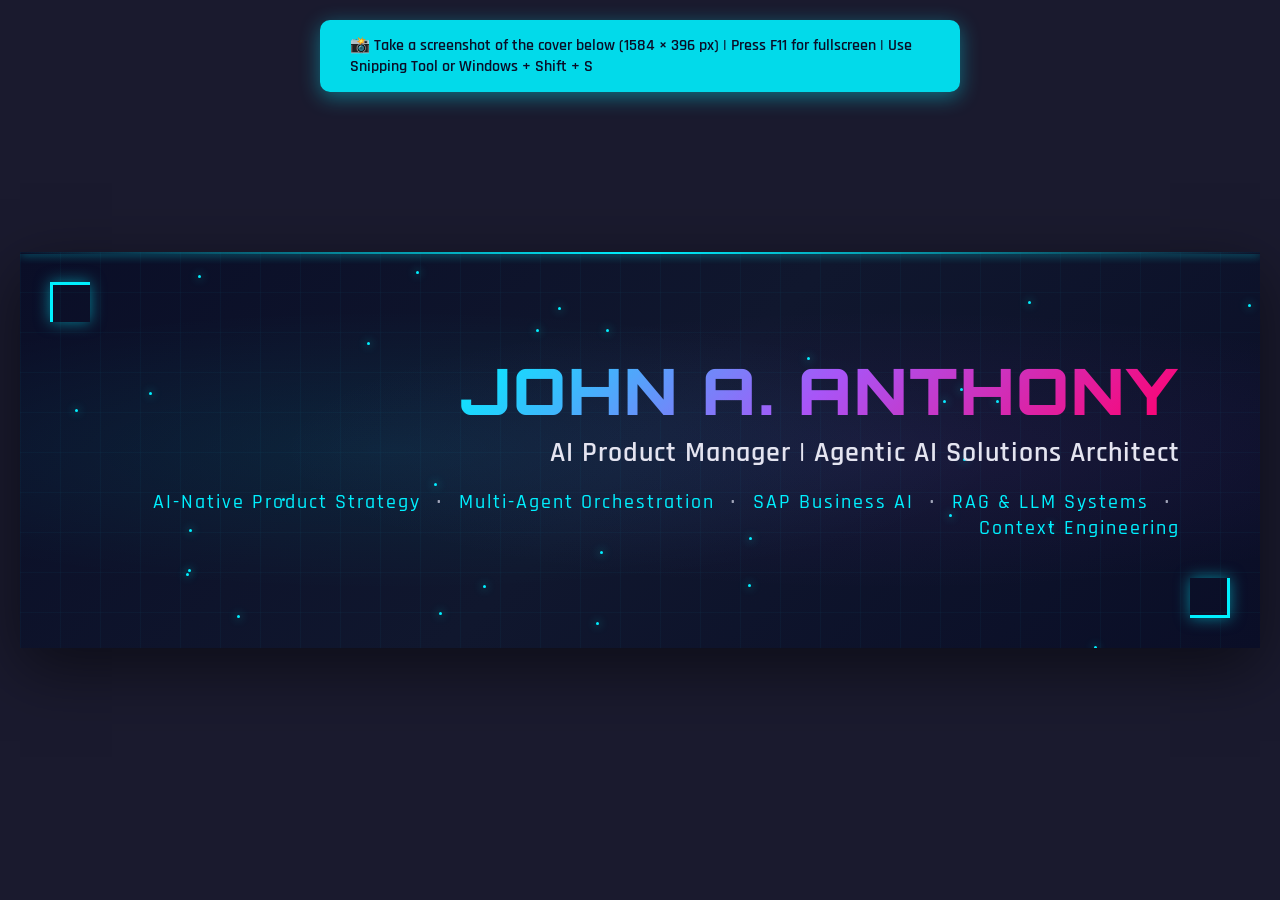
<file: linkedin_cover.html>
<!DOCTYPE html>
<html lang="en">
<head>
    <meta charset="UTF-8">
    <meta name="viewport" content="width=device-width, initial-scale=1.0">
    <title>LinkedIn Cover - John A. Anthony</title>
    <link href="https://fonts.googleapis.com/css2?family=Orbitron:wght@700;900&family=Rajdhani:wght@500;600;700&display=swap" rel="stylesheet">
    <style>
        * {
            margin: 0;
            padding: 0;
            box-sizing: border-box;
        }

        body {
            display: flex;
            justify-content: center;
            align-items: center;
            min-height: 100vh;
            background: #1a1a2e;
            padding: 20px;
        }

        .linkedin-cover {
            width: 1584px;
            height: 396px;
            background: linear-gradient(135deg, #0a0e27 0%, #10172e 50%, #0a0e27 100%);
            position: relative;
            overflow: hidden;
            box-shadow: 0 20px 60px rgba(0, 0, 0, 0.5);
        }

        /* Particle Background */
        .particles {
            position: absolute;
            width: 100%;
            height: 100%;
            overflow: hidden;
        }

        .particle {
            position: absolute;
            width: 3px;
            height: 3px;
            background: #00f0ff;
            border-radius: 50%;
            box-shadow: 0 0 10px #00f0ff;
            animation: float 20s infinite;
        }

        @keyframes float {
            0%, 100% {
                transform: translate(0, 0);
                opacity: 0.3;
            }
            50% {
                transform: translate(50px, -30px);
                opacity: 0.7;
            }
        }

        /* Grid Pattern */
        .grid-pattern {
            position: absolute;
            width: 100%;
            height: 100%;
            background-image: 
                linear-gradient(rgba(0, 240, 255, 0.03) 1px, transparent 1px),
                linear-gradient(90deg, rgba(0, 240, 255, 0.03) 1px, transparent 1px);
            background-size: 40px 40px;
        }

        /* Gradient Overlay */
        .gradient-overlay {
            position: absolute;
            width: 100%;
            height: 100%;
            background: radial-gradient(ellipse at 30% 50%, rgba(0, 240, 255, 0.08) 0%, transparent 50%),
                        radial-gradient(ellipse at 70% 50%, rgba(168, 85, 247, 0.08) 0%, transparent 50%);
        }

        /* Content */
        .content {
            position: relative;
            z-index: 10;
            height: 100%;
            display: flex;
            flex-direction: column;
            justify-content: center;
            align-items: flex-end;
            padding: 0 80px;
            text-align: right;
        }

        .name {
            font-family: 'Orbitron', sans-serif;
            font-size: 64px;
            font-weight: 900;
            background: linear-gradient(135deg, #00f0ff 0%, #a855f7 50%, #ff006e 100%);
            -webkit-background-clip: text;
            -webkit-text-fill-color: transparent;
            background-clip: text;
            letter-spacing: 2px;
            margin-bottom: 12px;
            line-height: 1;
        }

        .title {
            font-family: 'Rajdhani', sans-serif;
            font-size: 28px;
            font-weight: 600;
            color: #e4e4f0;
            margin-bottom: 18px;
            letter-spacing: 1px;
        }

        .skills {
            font-family: 'Rajdhani', sans-serif;
            font-size: 20px;
            font-weight: 500;
            color: #00f0ff;
            letter-spacing: 2px;
        }

        .skills span {
            color: #a0a4b8;
            margin: 0 8px;
        }

        /* Decorative Elements */
        .corner-decoration {
            position: absolute;
            width: 40px;
            height: 40px;
            border: 3px solid #00f0ff;
            box-shadow: 0 0 15px rgba(0, 240, 255, 0.5);
        }

        .corner-top-left {
            top: 30px;
            left: 30px;
            border-right: none;
            border-bottom: none;
        }

        .corner-bottom-right {
            bottom: 30px;
            right: 30px;
            border-left: none;
            border-top: none;
        }

        /* Scan Line */
        .scan-line {
            position: absolute;
            width: 100%;
            height: 2px;
            background: linear-gradient(90deg, transparent, #00f0ff, transparent);
            box-shadow: 0 0 10px #00f0ff;
            animation: scan 8s linear infinite;
        }

        @keyframes scan {
            0% {
                top: 0;
            }
            100% {
                top: 100%;
            }
        }


        /* Instructions */
        .instructions {
            position: fixed;
            top: 20px;
            left: 50%;
            transform: translateX(-50%);
            background: rgba(0, 240, 255, 0.9);
            color: #0a0e27;
            padding: 15px 30px;
            border-radius: 10px;
            font-family: 'Rajdhani', sans-serif;
            font-weight: 600;
            font-size: 16px;
            z-index: 1000;
            box-shadow: 0 5px 20px rgba(0, 240, 255, 0.4);
        }
    </style>
</head>
<body>
    <div class="instructions">
        📸 Take a screenshot of the cover below (1584 × 396 px) | Press F11 for fullscreen | Use Snipping Tool or Windows + Shift + S
    </div>

    <div class="linkedin-cover">
        <!-- Background Effects -->
        <div class="particles" id="particles"></div>
        <div class="grid-pattern"></div>
        <div class="gradient-overlay"></div>
        <div class="scan-line"></div>

        <!-- Corner Decorations -->
        <div class="corner-decoration corner-top-left"></div>
        <div class="corner-decoration corner-bottom-right"></div>

        <!-- Main Content -->
        <div class="content">
            <h1 class="name">JOHN A. ANTHONY</h1>
            <p class="title">AI Product Manager | Agentic AI Solutions Architect</p>
            <p class="skills">AI-Native Product Strategy <span>•</span> Multi-Agent Orchestration <span>•</span> SAP Business AI <span>•</span> RAG &amp; LLM Systems <span>•</span> Context Engineering</p>
        </div>

    </div>

    <script>
        // Generate particles
        const particlesContainer = document.getElementById('particles');
        const particleCount = 30;

        for (let i = 0; i < particleCount; i++) {
            const particle = document.createElement('div');
            particle.className = 'particle';
            particle.style.left = Math.random() * 100 + '%';
            particle.style.top = Math.random() * 100 + '%';
            particle.style.animationDelay = Math.random() * 20 + 's';
            particle.style.animationDuration = (15 + Math.random() * 10) + 's';
            particlesContainer.appendChild(particle);
        }
    </script>
</body>
</html>
</file>
<file: styles.css>
/* ========================================
   FUTURISTIC AI ENGINEER PORTFOLIO
   Dark Theme with Neon Accents
   ======================================== */

@import url('https://fonts.googleapis.com/css2?family=Orbitron:wght@400;700;900&family=Rajdhani:wght@300;400;500;600;700&display=swap');

:root {
    /* Futuristic Color Palette */
    --bg-primary: #0a0e27;
    --bg-secondary: #10172e;
    --bg-card: #131b2e;
    
    --neon-cyan: #00f0ff;
    --neon-purple: #a855f7;
    --neon-pink: #ff006e;
    --neon-green: #00ff88;
    --neon-blue: #0066ff;
    
    --text-primary: #e4e4f0;
    --text-secondary: #a0a4b8;
    --text-muted: #6b7280;
    
    --accent-glow: rgba(0, 240, 255, 0.5);
    --purple-glow: rgba(168, 85, 247, 0.5);
    
    /* Effects */
    --transition: all 0.3s cubic-bezier(0.4, 0, 0.2, 1);
    --glow-sm: 0 0 10px var(--neon-cyan);
    --glow-md: 0 0 20px var(--neon-cyan), 0 0 40px var(--neon-cyan);
    --glow-lg: 0 0 30px var(--neon-cyan), 0 0 60px var(--neon-cyan), 0 0 90px var(--neon-cyan);
}

/* ========================================
   Global Styles
   ======================================== */
* {
    margin: 0;
    padding: 0;
    box-sizing: border-box;
}

html {
    scroll-behavior: smooth;
}

body {
    font-family: 'Rajdhani', sans-serif;
    background: var(--bg-primary);
    color: var(--text-primary);
    line-height: 1.6;
    overflow-x: hidden;
    position: relative;
}

/* ========================================
   Animated Background
   ======================================== */
.background-animation {
    position: fixed;
    top: 0;
    left: 0;
    width: 100%;
    height: 100%;
    z-index: 0;
    pointer-events: none;
    background: 
        radial-gradient(ellipse at top, rgba(168, 85, 247, 0.05) 0%, transparent 50%),
        radial-gradient(ellipse at bottom, rgba(0, 240, 255, 0.05) 0%, transparent 50%);
}

#particleCanvas {
    position: absolute;
    top: 0;
    left: 0;
    width: 100%;
    height: 100%;
}

/* ========================================
   Navigation
   ======================================== */
.navbar {
    position: fixed;
    top: 0;
    width: 100%;
    background: rgba(10, 14, 39, 0.8);
    backdrop-filter: blur(20px);
    border-bottom: 1px solid rgba(0, 240, 255, 0.1);
    z-index: 1000;
    transition: var(--transition);
}

.navbar.scrolled {
    background: rgba(10, 14, 39, 0.95);
    box-shadow: 0 5px 30px rgba(0, 240, 255, 0.1);
}

.nav-container {
    max-width: 1400px;
    margin: 0 auto;
    padding: 1.25rem 2rem;
    display: flex;
    justify-content: space-between;
    align-items: center;
}

.nav-logo {
    font-family: 'Orbitron', sans-serif;
    font-size: 1.5rem;
    font-weight: 900;
    letter-spacing: 2px;
}

.logo-brackets {
    color: var(--neon-cyan);
    text-shadow: var(--glow-sm);
}

.logo-name {
    color: var(--text-primary);
    margin: 0 0.25rem;
}

.nav-menu {
    display: flex;
    list-style: none;
    gap: 3rem;
}

.nav-link {
    color: var(--text-secondary);
    font-weight: 500;
    font-size: 1rem;
    position: relative;
    transition: var(--transition);
    display: flex;
    align-items: center;
    gap: 0.5rem;
}

.nav-link span {
    color: var(--neon-cyan);
    font-family: 'Orbitron', sans-serif;
    font-size: 0.9rem;
}

.nav-link:hover {
    color: var(--neon-cyan);
    text-shadow: var(--glow-sm);
}

.nav-link::after {
    content: '';
    position: absolute;
    bottom: -5px;
    left: 0;
    width: 0;
    height: 2px;
    background: linear-gradient(90deg, var(--neon-cyan), var(--neon-purple));
    box-shadow: var(--glow-sm);
    transition: width 0.3s ease;
}

.nav-link:hover::after,
.nav-link.active::after {
    width: 100%;
}

.nav-toggle {
    display: none;
    flex-direction: column;
    background: none;
    border: 2px solid var(--neon-cyan);
    cursor: pointer;
    gap: 5px;
    padding: 0.5rem;
    border-radius: 5px;
}

.nav-toggle span {
    width: 25px;
    height: 2px;
    background: var(--neon-cyan);
    box-shadow: var(--glow-sm);
    transition: var(--transition);
}

/* ========================================
   Hero Section
   ======================================== */
.hero {
    min-height: 100vh;
    display: flex;
    align-items: center;
    justify-content: center;
    position: relative;
    padding: 100px 2rem 80px;
    z-index: 1;
}

.hero-content {
    max-width: 1400px;
    width: 100%;
    display: grid;
    grid-template-columns: 1.3fr 1fr;
    gap: 4rem;
    align-items: center;
}

.hero-text {
    position: relative;
}

.hero-text::before {
    content: '';
    position: absolute;
    left: -1.5rem;
    top: -2rem;
    bottom: -2rem;
    width: 280px;
    background: radial-gradient(ellipse 80% 50% at left, rgba(0, 240, 255, 0.06) 0%, transparent 70%);
    pointer-events: none;
    z-index: -1;
}

.glitch-wrapper {
    margin-bottom: 1rem;
}

.glitch-text {
    font-family: 'Orbitron', sans-serif;
    font-size: 0.95rem;
    font-weight: 700;
    color: var(--neon-cyan);
    text-shadow: var(--glow-sm);
    letter-spacing: 6px;
    position: relative;
    opacity: 0;
    animation: hero-fade-in 0.6s ease 0.1s forwards, glitch 4s 0.7s infinite;
}

@keyframes glitch {
    0%, 92%, 100% {
        text-shadow: var(--glow-sm);
        transform: translate(0, 0);
    }
    94% {
        text-shadow: 2px 0 var(--neon-pink), -2px 0 var(--neon-cyan);
        transform: translate(-2px, 0);
    }
    96% {
        text-shadow: -2px 0 var(--neon-pink), 2px 0 var(--neon-cyan);
        transform: translate(2px, 0);
    }
}

@keyframes hero-fade-in {
    from {
        opacity: 0;
        transform: translateY(12px);
    }
    to {
        opacity: 1;
        transform: translateY(0);
    }
}

.hero-title {
    margin-bottom: 1rem;
    opacity: 0;
    animation: hero-fade-in 0.6s ease 0.2s forwards;
}

.typing-text {
    display: block;
    font-size: 1.35rem;
    color: var(--text-secondary);
    font-weight: 400;
    margin-bottom: 0.5rem;
    letter-spacing: 1px;
}

.hero-name {
    display: block;
    font-family: 'Orbitron', sans-serif;
    font-size: 4.5rem;
    font-weight: 900;
    background: linear-gradient(135deg, var(--neon-cyan) 0%, var(--neon-purple) 45%, var(--neon-pink) 100%);
    background-size: 200% auto;
    -webkit-background-clip: text;
    -webkit-text-fill-color: transparent;
    background-clip: text;
    line-height: 1.1;
    letter-spacing: -2px;
    animation: gradient-shift 8s ease infinite;
}

@keyframes gradient-shift {
    0%, 100% { background-position: 0% center; }
    50% { background-position: 100% center; }
}

.hero-punchline {
    font-family: 'Orbitron', sans-serif;
    font-size: 1.5rem;
    font-weight: 600;
    color: var(--neon-cyan);
    text-shadow: 0 0 20px rgba(0, 240, 255, 0.3);
    margin-bottom: 1.25rem;
    opacity: 0;
    animation: hero-fade-in 0.6s ease 0.35s forwards;
}

.hero-tagline {
    font-size: 1.1rem;
    color: var(--text-secondary);
    margin-bottom: 1.5rem;
    font-weight: 500;
    line-height: 1.6;
    opacity: 0;
    animation: hero-fade-in 0.6s ease 0.45s forwards;
}

.code-bracket {
    color: var(--neon-cyan);
    font-family: 'Orbitron', sans-serif;
    text-shadow: 0 0 10px rgba(0, 240, 255, 0.4);
}

.hero-description {
    font-size: 1.1rem;
    color: var(--text-secondary);
    line-height: 1.75;
    margin-bottom: 2.5rem;
    max-width: 560px;
    opacity: 0;
    animation: hero-fade-in 0.6s ease 0.55s forwards;
}

.hero-cta {
    display: flex;
    gap: 1.25rem;
    margin-bottom: 1rem;
    flex-wrap: wrap;
    opacity: 0;
    animation: hero-fade-in 0.6s ease 0.7s forwards;
}

.hero-cta-hint {
    font-size: 0.9rem;
    color: var(--text-muted);
    margin-bottom: 2.5rem;
    opacity: 0;
    animation: hero-fade-in 0.6s ease 0.85s forwards;
}

.btn {
    padding: 1rem 2rem;
    border-radius: 8px;
    font-weight: 600;
    font-size: 1rem;
    display: inline-flex;
    align-items: center;
    gap: 0.75rem;
    transition: var(--transition);
    border: none;
    cursor: pointer;
    text-transform: uppercase;
    letter-spacing: 1px;
    position: relative;
    overflow: hidden;
}

.btn::before {
    content: '';
    position: absolute;
    top: 50%;
    left: 50%;
    width: 0;
    height: 0;
    background: rgba(255, 255, 255, 0.2);
    border-radius: 50%;
    transform: translate(-50%, -50%);
    transition: width 0.6s, height 0.6s;
}

.btn:hover::before {
    width: 300px;
    height: 300px;
}

.btn-primary {
    background: linear-gradient(135deg, var(--neon-cyan), var(--neon-blue));
    color: var(--bg-primary);
    box-shadow: 0 0 24px rgba(0, 240, 255, 0.35), inset 0 1px 0 rgba(255,255,255,0.15);
    border: 2px solid var(--neon-cyan);
}

.btn-primary:hover {
    box-shadow: var(--glow-md), inset 0 1px 0 rgba(255,255,255,0.2);
    transform: translateY(-3px);
}

.btn-secondary {
    background: rgba(0, 240, 255, 0.04);
    color: var(--neon-cyan);
    border: 2px solid rgba(0, 240, 255, 0.5);
}

.btn-secondary:hover {
    background: rgba(0, 240, 255, 0.12);
    border-color: var(--neon-cyan);
    box-shadow: var(--glow-sm);
    transform: translateY(-3px);
}

.hero-social {
    display: flex;
    gap: 1.5rem;
    opacity: 0;
    animation: hero-fade-in 0.6s ease 1s forwards;
}

.social-link {
    width: 48px;
    height: 48px;
    display: flex;
    align-items: center;
    justify-content: center;
    background: rgba(0, 240, 255, 0.08);
    border: 2px solid rgba(0, 240, 255, 0.5);
    border-radius: 10px;
    color: var(--neon-cyan);
    font-size: 1.2rem;
    transition: var(--transition);
}

.social-link:hover {
    background: var(--neon-cyan);
    color: var(--bg-primary);
    border-color: var(--neon-cyan);
    box-shadow: var(--glow-md);
    transform: translateY(-4px) scale(1.05);
}

/* Profile Visual */
.profile-container {
    position: relative;
    display: flex;
    justify-content: center;
    align-items: center;
}

.profile-frame {
    width: 400px;
    height: 400px;
    position: relative;
    border: 3px solid var(--neon-cyan);
    border-radius: 20px;
    box-shadow: var(--glow-md), inset 0 0 30px rgba(0, 240, 255, 0.1);
    overflow: hidden;
    animation: float 6s ease-in-out infinite;
    opacity: 0;
    animation: hero-fade-in 0.8s ease 0.4s forwards, float 6s 1.2s ease-in-out infinite;
}

@keyframes float {
    0%, 100% {
        transform: translateY(0);
    }
    50% {
        transform: translateY(-20px);
    }
}

.profile-frame::before,
.profile-frame::after {
    content: '';
    position: absolute;
    width: 20px;
    height: 20px;
    border: 3px solid var(--neon-cyan);
    z-index: 2;
}

.profile-frame::before {
    top: -3px;
    left: -3px;
    border-right: none;
    border-bottom: none;
}

.profile-frame::after {
    bottom: -3px;
    right: -3px;
    border-left: none;
    border-top: none;
}

.profile-img {
    width: 100%;
    height: 100%;
    object-fit: cover;
    filter: brightness(0.9) contrast(1.1);
}

.scan-line {
    position: absolute;
    top: 0;
    left: 0;
    width: 100%;
    height: 2px;
    background: linear-gradient(90deg, transparent, var(--neon-cyan), transparent);
    box-shadow: 0 0 10px var(--neon-cyan);
    animation: scan 4s linear infinite;
}

@keyframes scan {
    0% {
        top: 0;
    }
    100% {
        top: 100%;
    }
}

.floating-labels {
    position: absolute;
    width: 100%;
    height: 100%;
    top: 0;
    left: 0;
    pointer-events: none;
}

.label {
    position: absolute;
    padding: 0.4rem 0.85rem;
    background: rgba(10, 14, 39, 0.92);
    border: 1px solid rgba(0, 240, 255, 0.5);
    border-radius: 6px;
    color: var(--neon-cyan);
    font-weight: 600;
    font-size: 0.8rem;
    box-shadow: 0 0 12px rgba(0, 240, 255, 0.2);
    animation: float-label 4s ease-in-out infinite;
}

/* Keep labels to the right of profile only—no bleed into hero text */
.label-1 {
    top: 8%;
    right: -12%;
    animation-delay: 0s;
}

.label-2 {
    bottom: 12%;
    right: -8%;
    animation-delay: 0.6s;
}

.label-3 {
    top: 38%;
    right: -14%;
    animation-delay: 1.2s;
}

.label-4 {
    bottom: 38%;
    right: -10%;
    animation-delay: 1.8s;
}

@keyframes float-label {
    0%, 100% {
        transform: translateY(0);
    }
    50% {
        transform: translateY(-10px);
    }
}

.scroll-down {
    position: absolute;
    bottom: 32px;
    left: 50%;
    transform: translateX(-50%);
    display: flex;
    flex-direction: column;
    align-items: center;
    gap: 0.75rem;
    color: var(--neon-cyan);
    font-weight: 600;
    font-size: 0.85rem;
    letter-spacing: 2px;
    opacity: 0.85;
    animation: scroll-pulse 2.5s ease-in-out infinite;
}

@keyframes scroll-pulse {
    0%, 100% {
        opacity: 0.85;
    }
    50% {
        opacity: 1;
    }
}

.scroll-line {
    width: 2px;
    height: 36px;
    background: linear-gradient(180deg, var(--neon-cyan), transparent);
    border-radius: 2px;
    animation: scroll-anim 2s ease-in-out infinite;
}

@keyframes scroll-anim {
    0% {
        transform: translateY(-10px);
        opacity: 0;
    }
    50% {
        opacity: 1;
    }
    100% {
        transform: translateY(10px);
        opacity: 0;
    }
}

/* ========================================
   Section Styles
   ======================================== */
.section {
    padding: 100px 2rem;
    position: relative;
    z-index: 1;
}

.container {
    max-width: 1400px;
    margin: 0 auto;
}

.section-title {
    display: flex;
    align-items: center;
    gap: 1rem;
    margin-bottom: 4rem;
    font-family: 'Orbitron', sans-serif;
}

.title-number {
    color: var(--neon-cyan);
    font-size: 2rem;
    font-weight: 700;
}

.title-text {
    font-size: 2.5rem;
    color: var(--text-primary);
    font-weight: 700;
}

.title-line {
    flex: 1;
    height: 2px;
    background: linear-gradient(90deg, rgba(0, 240, 255, 0.5), transparent);
}

/* ========================================
   About Section
   ======================================== */
.about-text {
    max-width: 1000px;
}

.highlight-text {
    font-size: 1.5rem;
    color: var(--neon-cyan);
    font-weight: 600;
    margin-bottom: 2rem;
    line-height: 1.6;
}

.about-text p {
    font-size: 1.15rem;
    color: var(--text-secondary);
    margin-bottom: 1.5rem;
    line-height: 1.8;
}

.text-accent {
    color: var(--neon-cyan);
    font-weight: 600;
}

.stats-grid {
    display: grid;
    grid-template-columns: repeat(auto-fit, minmax(250px, 1fr));
    gap: 2rem;
    margin-top: 3rem;
}

.stat-card {
    background: var(--bg-card);
    border: 2px solid rgba(0, 240, 255, 0.2);
    border-radius: 12px;
    padding: 2rem;
    display: flex;
    align-items: center;
    gap: 1.5rem;
    transition: var(--transition);
}

.stat-card:hover {
    border-color: var(--neon-cyan);
    box-shadow: var(--glow-md);
    transform: translateY(-10px);
}

.stat-icon {
    width: 60px;
    height: 60px;
    background: rgba(0, 240, 255, 0.1);
    border: 2px solid var(--neon-cyan);
    border-radius: 10px;
    display: flex;
    align-items: center;
    justify-content: center;
    font-size: 1.5rem;
    color: var(--neon-cyan);
}

.stat-content h3 {
    font-family: 'Orbitron', sans-serif;
    font-size: 2.5rem;
    color: var(--neon-cyan);
    margin-bottom: 0.25rem;
}

.stat-content p {
    color: var(--text-secondary);
    font-size: 1rem;
    margin: 0;
}

/* ========================================
   Experience Section
   ======================================== */
.experience {
    background: var(--bg-secondary);
}

.experience-card {
    background: var(--bg-card);
    border: 2px solid rgba(0, 240, 255, 0.2);
    border-radius: 16px;
    padding: 3rem;
    position: relative;
    overflow: hidden;
    transition: var(--transition);
}

.experience-card:hover {
    border-color: var(--neon-cyan);
    box-shadow: var(--glow-md);
}

.card-glow {
    position: absolute;
    top: -50%;
    right: -50%;
    width: 200%;
    height: 200%;
    background: radial-gradient(circle, rgba(0, 240, 255, 0.05) 0%, transparent 70%);
    animation: rotate 20s linear infinite;
    pointer-events: none;
}

@keyframes rotate {
    0% {
        transform: rotate(0deg);
    }
    100% {
        transform: rotate(360deg);
    }
}

.card-header {
    display: flex;
    justify-content: space-between;
    align-items: flex-start;
    margin-bottom: 2.5rem;
    gap: 2rem;
    flex-wrap: wrap;
}

.card-header h3 {
    font-family: 'Orbitron', sans-serif;
    font-size: 2rem;
    color: var(--text-primary);
    margin-bottom: 0.5rem;
}

.company {
    font-size: 1.35rem;
    color: var(--neon-cyan);
    font-weight: 600;
    margin-bottom: 0.5rem;
}

.location {
    color: var(--text-secondary);
    display: flex;
    align-items: center;
    gap: 0.5rem;
}

.date-badge {
    padding: 0.75rem 1.5rem;
    background: rgba(0, 240, 255, 0.1);
    border: 2px solid var(--neon-cyan);
    border-radius: 8px;
    color: var(--neon-cyan);
    font-weight: 600;
    font-size: 0.95rem;
    white-space: nowrap;
}

.achievement {
    display: flex;
    gap: 1.5rem;
    margin-bottom: 2rem;
    padding: 1.5rem;
    background: rgba(0, 240, 255, 0.03);
    border-left: 3px solid var(--neon-cyan);
    border-radius: 8px;
    transition: var(--transition);
}

.achievement:hover {
    background: rgba(0, 240, 255, 0.08);
    transform: translateX(10px);
}

.achievement-icon {
    width: 45px;
    height: 45px;
    background: rgba(0, 240, 255, 0.1);
    border: 2px solid var(--neon-cyan);
    border-radius: 8px;
    display: flex;
    align-items: center;
    justify-content: center;
    color: var(--neon-cyan);
    flex-shrink: 0;
}

.achievement-text strong {
    display: block;
    color: var(--text-primary);
    font-size: 1.15rem;
    margin-bottom: 0.5rem;
}

.achievement-text p {
    color: var(--text-secondary);
    line-height: 1.6;
    margin: 0;
}

/* ========================================
   Projects Section (matches Skills / Experience design)
   ======================================== */
.projects {
    background: var(--bg-secondary);
}

.projects-grid {
    display: grid;
    grid-template-columns: repeat(auto-fit, minmax(350px, 1fr));
    gap: 2.5rem;
}

.project-card {
    background: var(--bg-card);
    border: 2px solid rgba(0, 240, 255, 0.2);
    border-radius: 12px;
    padding: 2rem;
    position: relative;
    transition: var(--transition);
    display: flex;
    flex-direction: column;
}

.project-card:hover {
    border-color: var(--neon-cyan);
    box-shadow: var(--glow-sm);
    transform: translateY(-5px);
}

.project-header {
    display: flex;
    align-items: flex-start;
    gap: 1rem;
    margin-bottom: 0.75rem;
}

.project-header .project-icon {
    font-size: 1.5rem;
    color: var(--neon-cyan);
    flex-shrink: 0;
    margin-top: 0.15rem;
}

.project-header h3 {
    font-family: 'Orbitron', sans-serif;
    font-size: 1.25rem;
    color: var(--text-primary);
    line-height: 1.3;
    flex: 1;
    min-width: 0;
}

.project-header .project-year {
    flex-shrink: 0;
}

.project-year {
    padding: 0.5rem 1rem;
    background: rgba(0, 240, 255, 0.1);
    border: 2px solid var(--neon-cyan);
    border-radius: 8px;
    color: var(--neon-cyan);
    font-weight: 600;
    font-size: 0.9rem;
    white-space: nowrap;
}

.project-org {
    color: var(--neon-cyan);
    font-weight: 600;
    font-size: 0.95rem;
    margin-bottom: 1rem;
}

.project-desc {
    color: var(--text-secondary);
    font-size: 1rem;
    line-height: 1.7;
    margin-bottom: 1.5rem;
    flex-grow: 1;
}

.project-tags {
    display: flex;
    flex-wrap: wrap;
    gap: 0.75rem;
    margin-bottom: 1.5rem;
}

.project-tag {
    padding: 0.5rem 1rem;
    background: rgba(0, 240, 255, 0.1);
    border: 1px solid var(--neon-cyan);
    border-radius: 6px;
    color: var(--text-primary);
    font-weight: 500;
    font-size: 0.95rem;
    transition: var(--transition);
}

.project-tag:hover {
    background: var(--neon-cyan);
    color: var(--bg-primary);
    box-shadow: var(--glow-sm);
    transform: translateY(-3px);
}

.project-link {
    display: inline-flex;
    align-items: center;
    justify-content: center;
    gap: 0.5rem;
    padding: 0.75rem 1.5rem;
    background: transparent;
    color: var(--neon-cyan);
    font-weight: 600;
    font-size: 0.95rem;
    border: 2px solid var(--neon-cyan);
    border-radius: 8px;
    transition: var(--transition);
    margin-top: auto;
    text-decoration: none;
    width: fit-content;
}

.project-link:hover {
    background: rgba(0, 240, 255, 0.1);
    box-shadow: var(--glow-sm);
    transform: translateY(-3px);
    color: var(--neon-cyan);
}

.project-link i {
    font-size: 0.85rem;
    transition: transform 0.3s ease;
}

.project-link:hover i {
    transform: translate(3px, -3px);
}

/* ========================================
   Skills Section
   ======================================== */
.skills-content {
    display: grid;
    grid-template-columns: repeat(auto-fit, minmax(350px, 1fr));
    gap: 2.5rem;
    margin-bottom: 4rem;
}

.skill-category {
    background: var(--bg-card);
    border: 2px solid rgba(0, 240, 255, 0.2);
    border-radius: 12px;
    padding: 2rem;
    transition: var(--transition);
}

.skill-category:hover {
    border-color: var(--neon-cyan);
    box-shadow: var(--glow-sm);
    transform: translateY(-5px);
}

.category-header {
    display: flex;
    align-items: center;
    gap: 1rem;
    margin-bottom: 1.5rem;
}

.category-header i {
    font-size: 1.5rem;
    color: var(--neon-cyan);
}

.category-header h3 {
    font-family: 'Orbitron', sans-serif;
    font-size: 1.25rem;
    color: var(--text-primary);
}

.skill-items {
    display: flex;
    flex-wrap: wrap;
    gap: 0.75rem;
}

.skill-chip {
    padding: 0.5rem 1rem;
    background: rgba(0, 240, 255, 0.1);
    border: 1px solid var(--neon-cyan);
    border-radius: 6px;
    color: var(--text-primary);
    font-weight: 500;
    font-size: 0.95rem;
    transition: var(--transition);
}

.skill-chip:hover {
    background: var(--neon-cyan);
    color: var(--bg-primary);
    box-shadow: var(--glow-sm);
    transform: translateY(-3px);
}

.core-competencies {
    background: var(--bg-card);
    border: 2px solid rgba(168, 85, 247, 0.3);
    border-radius: 16px;
    padding: 3rem;
}

.core-competencies h3 {
    font-family: 'Orbitron', sans-serif;
    font-size: 2rem;
    text-align: center;
    margin-bottom: 2rem;
    background: linear-gradient(135deg, var(--neon-cyan), var(--neon-purple));
    -webkit-background-clip: text;
    -webkit-text-fill-color: transparent;
    background-clip: text;
}

.competencies-grid {
    display: flex;
    flex-wrap: wrap;
    gap: 1rem;
    justify-content: center;
}

.competency-tag {
    padding: 0.75rem 1.5rem;
    background: rgba(168, 85, 247, 0.1);
    border: 2px solid var(--neon-purple);
    border-radius: 8px;
    color: var(--text-primary);
    font-weight: 600;
    font-size: 1rem;
    transition: var(--transition);
}

.competency-tag:hover {
    background: var(--neon-purple);
    color: white;
    box-shadow: 0 0 20px var(--purple-glow);
    transform: translateY(-3px);
}

/* ========================================
   Education Section
   ======================================== */
.education {
    background: var(--bg-secondary);
}

.education-grid {
    display: grid;
    grid-template-columns: repeat(auto-fit, minmax(450px, 1fr));
    gap: 3rem;
    margin-bottom: 4rem;
}

.edu-card {
    background: var(--bg-card);
    border: 2px solid rgba(0, 240, 255, 0.2);
    border-radius: 16px;
    padding: 2.5rem;
    display: flex;
    gap: 2rem;
    transition: var(--transition);
}

.edu-card:hover {
    border-color: var(--neon-cyan);
    box-shadow: var(--glow-md);
    transform: translateY(-10px);
}

.edu-icon {
    width: 70px;
    height: 70px;
    background: rgba(0, 240, 255, 0.1);
    border: 2px solid var(--neon-cyan);
    border-radius: 12px;
    display: flex;
    align-items: center;
    justify-content: center;
    font-size: 2rem;
    color: var(--neon-cyan);
    flex-shrink: 0;
}

.edu-content h3 {
    font-family: 'Orbitron', sans-serif;
    font-size: 1.5rem;
    color: var(--text-primary);
    margin-bottom: 0.5rem;
}

.edu-content h4 {
    color: var(--neon-cyan);
    font-size: 1.15rem;
    margin-bottom: 1rem;
}

.edu-institution {
    color: var(--text-secondary);
    font-weight: 600;
    margin-bottom: 0.25rem;
}

.edu-location {
    color: var(--text-muted);
    margin-bottom: 1rem;
}

.edu-date {
    display: inline-block;
    padding: 0.5rem 1rem;
    background: rgba(0, 240, 255, 0.1);
    border: 1px solid var(--neon-cyan);
    border-radius: 6px;
    color: var(--neon-cyan);
    font-size: 0.9rem;
    font-weight: 600;
}

.awards-section {
    margin-top: 5rem;
}

.awards-title {
    font-family: 'Orbitron', sans-serif;
    font-size: 2rem;
    text-align: center;
    margin-bottom: 3rem;
    color: var(--text-primary);
}

.awards-grid {
    display: grid;
    grid-template-columns: repeat(auto-fit, minmax(350px, 1fr));
    gap: 2rem;
}

.award-item {
    background: var(--bg-card);
    border: 2px solid rgba(168, 85, 247, 0.2);
    border-radius: 12px;
    padding: 2rem;
    display: flex;
    gap: 1.5rem;
    transition: var(--transition);
}

.award-item:hover {
    border-color: var(--neon-purple);
    box-shadow: 0 0 20px var(--purple-glow);
    transform: translateY(-5px);
}

.award-item i {
    font-size: 2rem;
    color: var(--neon-purple);
    flex-shrink: 0;
}

.award-item h4 {
    color: var(--text-primary);
    font-size: 1.25rem;
    margin-bottom: 0.5rem;
}

.award-item p {
    color: var(--text-secondary);
    line-height: 1.6;
    margin: 0;
}

/* ========================================
   Contact Section (matches Projects/Skills/Experience)
   ======================================== */
.contact {
    background: var(--bg-secondary);
}

.contact-intro {
    font-size: 1.15rem;
    color: var(--text-secondary);
    max-width: 640px;
    margin-bottom: 4rem;
    line-height: 1.75;
}

.contact-layout {
    display: grid;
    grid-template-columns: 1fr 1.2fr;
    gap: 3rem;
    align-items: start;
}

/* Left: contact info cards (match project-card / skill-category) */
.contact-info {
    display: flex;
    flex-direction: column;
    gap: 1rem;
}

.contact-info-card {
    display: flex;
    align-items: center;
    gap: 1.25rem;
    padding: 1.5rem 1.75rem;
    background: var(--bg-card);
    border: 2px solid rgba(0, 240, 255, 0.2);
    border-radius: 12px;
    text-decoration: none;
    transition: var(--transition);
    cursor: pointer;
}

.contact-info-card-static {
    cursor: default;
    pointer-events: none;
}

.contact-info-card:hover {
    border-color: var(--neon-cyan);
    box-shadow: var(--glow-sm);
    transform: translateY(-5px);
}

.contact-info-card-static:hover {
    transform: none;
}

.contact-info-icon {
    width: 45px;
    height: 45px;
    flex-shrink: 0;
    display: flex;
    align-items: center;
    justify-content: center;
    background: rgba(0, 240, 255, 0.1);
    border: 2px solid var(--neon-cyan);
    border-radius: 8px;
    color: var(--neon-cyan);
    font-size: 1.15rem;
    transition: var(--transition);
}

.contact-info-card:hover .contact-info-icon {
    background: var(--neon-cyan);
    color: var(--bg-primary);
    box-shadow: var(--glow-sm);
}

.contact-info-text {
    display: flex;
    flex-direction: column;
    gap: 0.25rem;
}

.contact-info-label {
    font-family: 'Orbitron', sans-serif;
    font-size: 0.75rem;
    font-weight: 600;
    letter-spacing: 1px;
    color: var(--text-muted);
    text-transform: uppercase;
}

.contact-info-value {
    font-size: 1rem;
    color: var(--text-primary);
    font-weight: 500;
}

/* Right: contact form (match project-card style) */
.contact-form-wrap {
    background: var(--bg-card);
    border: 2px solid rgba(0, 240, 255, 0.2);
    border-radius: 12px;
    padding: 2rem;
    transition: var(--transition);
}

.contact-form-wrap:hover {
    border-color: var(--neon-cyan);
    box-shadow: var(--glow-sm);
    transform: translateY(-5px);
}

.contact-form {
    display: flex;
    flex-direction: column;
    gap: 1.5rem;
}

.form-group {
    display: flex;
    flex-direction: column;
    gap: 0.5rem;
}

.form-group label {
    font-family: 'Orbitron', sans-serif;
    font-size: 0.8rem;
    font-weight: 600;
    letter-spacing: 1px;
    color: var(--text-muted);
    text-transform: uppercase;
}

.form-group input,
.form-group textarea {
    width: 100%;
    padding: 1rem 1.25rem;
    background: rgba(10, 14, 39, 0.6);
    border: 2px solid rgba(0, 240, 255, 0.25);
    border-radius: 8px;
    color: var(--text-primary);
    font-family: 'Rajdhani', sans-serif;
    font-size: 1rem;
    transition: var(--transition);
}

.form-group input::placeholder,
.form-group textarea::placeholder {
    color: var(--text-muted);
    opacity: 0.7;
}

.form-group input:focus,
.form-group textarea:focus {
    outline: none;
    border-color: var(--neon-cyan);
    box-shadow: 0 0 16px rgba(0, 240, 255, 0.2);
}

.form-group textarea {
    resize: vertical;
    min-height: 120px;
}

.contact-submit {
    display: inline-flex;
    align-items: center;
    justify-content: center;
    gap: 0.75rem;
    padding: 1rem 2rem;
    background: linear-gradient(135deg, var(--neon-cyan), var(--neon-blue));
    color: var(--bg-primary);
    border: 2px solid var(--neon-cyan);
    border-radius: 8px;
    font-family: 'Orbitron', sans-serif;
    font-size: 1rem;
    font-weight: 700;
    letter-spacing: 1px;
    text-transform: uppercase;
    cursor: pointer;
    transition: var(--transition);
    box-shadow: 0 0 20px rgba(0, 240, 255, 0.3);
}

.contact-submit:hover {
    box-shadow: var(--glow-md);
    transform: translateY(-3px);
}

.contact-submit:active {
    transform: translateY(-1px);
}

.contact-submit:disabled {
    opacity: 0.8;
    cursor: not-allowed;
    transform: none;
}

.contact-submit:disabled:hover {
    transform: none;
}

/* Contact toast */
.contact-toast {
    position: fixed;
    bottom: 2rem;
    left: 50%;
    transform: translateX(-50%) translateY(100px);
    padding: 1rem 2rem;
    background: var(--bg-card);
    border: 2px solid var(--neon-cyan);
    border-radius: 10px;
    color: var(--neon-cyan);
    font-family: 'Orbitron', sans-serif;
    font-weight: 600;
    font-size: 0.95rem;
    box-shadow: var(--glow-md);
    z-index: 9999;
    opacity: 0;
    transition: opacity 0.3s ease, transform 0.3s ease;
}

.contact-toast.show {
    opacity: 1;
    transform: translateX(-50%) translateY(0);
}

.contact-toast.error {
    border-color: var(--neon-pink);
    color: var(--neon-pink);
    box-shadow: 0 0 20px rgba(255, 0, 110, 0.4), 0 0 40px rgba(255, 0, 110, 0.2);
}

/* ========================================
   Footer
   ======================================== */
.footer {
    background: var(--bg-secondary);
    border-top: 1px solid rgba(0, 240, 255, 0.1);
    padding: 3rem 2rem;
    text-align: center;
}

.footer p {
    color: var(--text-secondary);
    margin: 0.5rem 0;
}

/* ========================================
   Responsive Design
   ======================================== */
@media (max-width: 1200px) {
    .hero-content {
        grid-template-columns: 1fr;
        text-align: center;
        gap: 3rem;
    }
    
    .floating-labels {
        display: none;
    }
    
    .hero-text {
        display: flex;
        flex-direction: column;
        align-items: center;
    }
    
    .hero-text::before {
        display: none;
    }
    
    .hero-description {
        margin-left: auto;
        margin-right: auto;
    }
}

@media (max-width: 768px) {
    .nav-menu {
        position: fixed;
        left: -100%;
        top: 70px;
        flex-direction: column;
        background: rgba(10, 14, 39, 0.98);
        width: 100%;
        text-align: center;
        transition: 0.3s;
        box-shadow: 0 10px 50px rgba(0, 0, 0, 0.5);
        padding: 2rem 0;
        gap: 0;
        border-top: 1px solid rgba(0, 240, 255, 0.2);
    }
    
    .nav-menu li {
        padding: 1.5rem 0;
    }
    
    .nav-menu.active {
        left: 0;
    }
    
    .nav-toggle {
        display: flex;
    }
    
    .hero-name {
        font-size: 3rem;
    }
    
    .hero-punchline {
        font-size: 1.25rem;
    }
    
    .profile-frame {
        width: 320px;
        height: 320px;
    }
    
    .section {
        padding: 70px 1.5rem;
    }
    
    .projects-grid {
        grid-template-columns: 1fr;
    }

    .skills-content,
    .education-grid,
    .awards-grid,
    .contact-layout {
        grid-template-columns: 1fr;
    }
    
    .contact-intro {
        text-align: center;
        margin-left: auto;
        margin-right: auto;
    }
    
    .contact-form-wrap {
        padding: 1.75rem;
    }
}

@media (max-width: 480px) {
    .hero-name {
        font-size: 2.5rem;
    }
    
    .profile-frame {
        width: 280px;
        height: 280px;
    }
    
    .title-text {
        font-size: 2rem;
    }
    
    .btn {
        width: 100%;
        justify-content: center;
    }
}

/* ========================================
   Scroll Progress
   ======================================== */
#scroll-progress {
    position: fixed;
    top: 0;
    left: 0;
    height: 3px;
    background: linear-gradient(90deg, var(--neon-cyan), var(--neon-purple), var(--neon-pink));
    z-index: 9999;
    transition: width 0.3s ease;
    box-shadow: var(--glow-sm);
}
</file>
